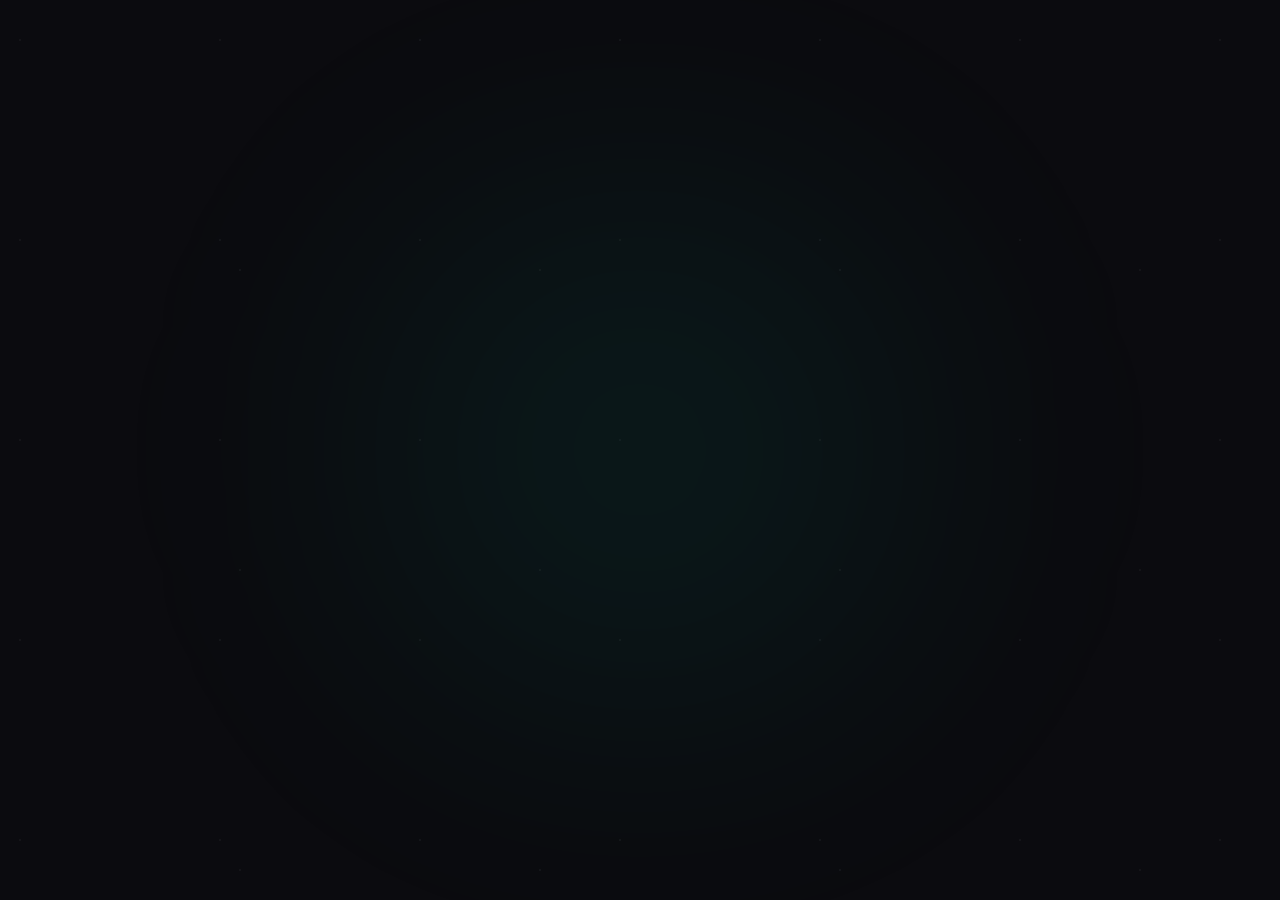
<file: index.html>
<!DOCTYPE html>
<html lang="tr">
<head>
    <meta charset="UTF-8">
    <meta name="viewport" content="width=device-width, initial-scale=1.0">
    <title>Gelişmiş Risk Yönetimi (Hedge) Hesaplayıcı - CapX</title>
    <meta name="description" content="CapX Risk Yönetimi Hesaplayıcı ile çoklu senaryo desteğiyle yatırım dağılımı yaparak potansiyel kâr/zarar durumlarını simüle edin. Gelişmiş finansal risk yönetimi ve arbitraj hesaplama aracı.">
    
    <link rel="preconnect" href="https://fonts.googleapis.com">
    <link rel="preconnect" href="https://fonts.gstatic.com" crossorigin>
    <link href="https://fonts.googleapis.com/css2?family=Inter:wght@400;500;600;700;800&display=swap" rel="stylesheet">
    
    <link rel="stylesheet" href="https://cdnjs.cloudflare.com/ajax/libs/font-awesome/6.4.0/css/all.min.css">
    
    <link rel="stylesheet" href="style.css">
</head>
<body>
    <script>
        // OTURUM KONTROLÜ
        // Eğer 'isAuthenticated' bayrağı 'true' değilse, kullanıcıyı giriş sayfasına yönlendir.
        if (sessionStorage.getItem('isAuthenticated') !== 'true') {
            window.location.href = 'login.html';
        }
    </script>

    <div class="background-glow"></div>
    <div class="background-stars"></div> 

    <div id="help-modal" class="modal-overlay" style="display: none;">
        <div class="modal-content">
            <div class="modal-header">
                <h2>Nasıl Çalışır?</h2>
                <button id="modal-close-btn" class="modal-close">&times;</button>
            </div>
            <div class="modal-body">
                <p>Bu araç, birden fazla olası sonuca yatırım yaparak riski yönetmenize veya garantili kâr fırsatları (arbitraj) aramanıza yardımcı olur.</p>
                
                <h4>Temel Kavramlar</h4>
                <ul>
                    <li><strong>Ana Olasılık:</strong> Yüksek getiri beklediğiniz ancak riskli olan ana yatırımınız.</li>
                    <li><strong>Dengeleyici İşlem (Hedge):</strong> Ana olasılık gerçekleşmezse kaybınızı azaltmak veya kâr elde etmek için yaptığınız karşı yatırım. Birden fazla dengeleyici senaryo ekleyebilirsiniz.</li>
                    <li><strong>ROI (Return on Investment):</strong> Yatırım Getirisi. Harcadığınız toplam paraya göre ne kadar kâr veya zarar ettiğinizi yüzde olarak gösterir.</li>
                </ul>

                <h4>Akıllı Araçlar</h4>
                <p>Bu araçlar, seçtiğiniz bir dengeleyici senaryonun veya tüm dengeleyicilerin yatırım tutarını sizin için otomatik olarak hesaplar.</p>
                <ul>
                    <li><strong>Hedefe Git:</strong> Dengeleyici işlemden ne kadar net kâr istediğinizi girin, gereken yatırım tutarını sizin için hesaplasın.</li>
                    <li><strong>Riski Sıfırla:</strong> Dengeleyici işlem başarılı olursa ana yatırımınızı kurtaracak (ne kâr ne zarar) minimum tutarı hesaplar.</li>
                    <li><strong>Kârı Eşitle:</strong> Ana olasılık ile seçili senaryo arasında kârı eşitler.</li>
                </ul>

                <h4>Bütçe Planlayıcı</h4>
                <p>Toplamda ne kadar harcamak istediğinizi girin. Araç, bu bütçeyi tüm olasılıklara dağıtarak her senaryoda size eşit ve garantili bir kâr sağlayacak yatırım dağılımını önerir.</p>
            </div>
        </div>
    </div>

    <main class="container">
        <header class="site-header reveal fade-in-down">
            <div class="header-top">
                <button id="help-btn" class="header-action-btn"><i class="fas fa-question-circle"></i> Nasıl Çalışır?</button>
                <img src="logo.png" alt="CapX Logosu" class="site-logo">
                <button id="theme-toggle-btn" class="header-action-btn"><i class="fas fa-sun"></i></button>
            </div>
            <h1>Gelişmiş Risk Yönetimi Hesaplayıcı</h1>
            <p class="subtitle">Çoklu senaryoları dengeleyerek riski yönetin ve fırsatları keşfedin.</p>
        </header>

        <div class="calculator-grid">
            <section class="calculator-card reveal fade-in-left">
                <div class="card-header">
                    <h3><i class="fas fa-chart-line card-icon"></i> Ana Olasılık Bilgileri</h3>
                </div>
                <div class="card-content">
                    <div class="input-group">
                        <label for="main-odds">Olasılık Oranı</label>
                        <input type="number" id="main-odds" placeholder="Örn: 3.5" autocomplete="off">
                        <span class="error-message"></span>
                    </div>
                    <div class="input-group">
                        <label for="main-stake">Yatırım Tutarı (₺)</label>
                        <input type="number" id="main-stake" placeholder="Örn: 1000" autocomplete="off">
                        <span class="error-message"></span>
                    </div>
                    <div class="info-display">
                        <span>Potansiyel Getiri:</span>
                        <span id="potential-payout">0.00 ₺</span>
                    </div>
                </div>
            </section>

            <div id="scenarios-container">
            </div>
        </div>
        
        <button id="add-scenario-btn" class="action-btn-full reveal fade-in-up"><i class="fas fa-plus-circle"></i> Yeni Senaryo Ekle</button>

        <section id="smart-tools-card" class="calculator-card reveal fade-in-up">
             <div class="card-header">
                <h3><i class="fas fa-magic-wand-sparkles card-icon"></i> Akıllı Araçlar</h3>
            </div>
            <div class="card-content">
                 <p class="card-description">Aşağıdaki araçlar, hedef senaryonun yatırım tutarını sizin için otomatik olarak doldurur.</p>
                <div class="input-group">
                    <label for="target-scenario-selector">Hedef Senaryo</label>
                    <select id="target-scenario-selector">
                        <option value="all">Tüm Dengeleyiciler</option>
                    </select>
                </div>
                 <div class="input-group">
                    <label for="central-target-profit">Hedef Net Kâr (Hedefe Git için)</label>
                    <input type="number" id="central-target-profit" placeholder="Örn: 500" value="1000">
                </div>
                <div class="smart-tools-container">
                    <div class="smart-tool-row">
                        <p class="tool-description">Belirttiğiniz net kârı garantilemek için gereken tutarı hesaplar.</p>
                        <button id="central-target-btn" class="action-btn"><i class="fas fa-flag-checkered"></i> Hedefe Git</button>
                    </div>
                     <div class="smart-tool-row">
                        <p class="tool-description">Ana yatırımı kurtaracak (başa baş) minimum tutarı hesaplar.</p>
                        <button id="central-breakeven-btn" class="action-btn"><i class="fas fa-equals"></i> Riski Sıfırla</button>
                    </div>
                     <div class="smart-tool-row">
                        <p class="tool-description">Ana olasılık ile seçili senaryo(lar) arasında kârı eşitler.</p>
                        <button id="central-arbitrage-btn" class="action-btn"><i class="fas fa-balance-scale"></i> Kârı Eşitle</button>
                    </div>
                </div>
            </div>
        </section>

        <section class="calculator-card budget-planner-card reveal fade-in-up">
            <div class="card-header">
                <h3><i class="fas fa-calculator card-icon"></i> Bütçe Planlayıcı</h3>
            </div>
            <div class="card-content">
                <p class="card-description">Toplam bütçenizi girin, araç bu bütçeyi tüm oranlara göre her senaryoda eşit kâr sağlayacak şekilde dağıtsın.</p>
                <div class="smart-calc-group">
                    <div class="input-group target-profit-group">
                        <label for="total-budget">Toplam Bütçe</label>
                        <input type="number" id="total-budget" placeholder="Örn: 2000">
                    </div>
                    <button id="distribute-budget-btn" class="action-btn">
                        <i class="fas fa-sitemap"></i> Bütçeyi Dağıt
                    </button>
                </div>
            </div>
        </section>


        <section id="results-section" class="results-card reveal fade-in-up" style="display: none;">
            <div id="summary-info" class="summary-info"></div>
            <div id="results-grid" class="results-grid">
            </div>
            <div class="results-footer">
                <div class="total-spend-info">
                    Toplam Çıktı: <span id="total-spend">0.00 ₺</span>
                </div>
            </div>
            <div id="results-summary-details">
            </div>
        </section>
        
        <footer class="site-footer reveal fade-in-up">
            <div class="footer-content">
                <p><strong>Yasal Uyarı ve Kullanım Koşulları:</strong> Bu web sitesi, yalnızca matematiksel hesaplamalar ve finansal senaryo simülasyonları yapmak için tasarlanmış bir araçtır. Sunulan bilgiler ve hesaplama sonuçları, herhangi bir yatırım, finansal veya yasal tavsiye niteliği taşımaz. Bu aracı kullanarak yapılan işlemlerin ve alınan kararların sonuçları tamamen kullanıcının kendi sorumluluğundadır. Simülasyonlar ve hesaplamalar, gerçek dünya piyasa koşullarını tam olarak yansıtmayabilir. Olası finansal kayıplar da dahil olmak üzere, bu aracın kullanımından kaynaklanabilecek doğrudan veya dolaylı hiçbir zarardan CapX sorumlu tutulamaz. Kullanıcılar, kendi yerel yasa ve yönetmeliklerine uymakla yükümlüdür.</p>
                <p class="developer-credit">Bir <a href="https://CapX.com.tr" target="_blank">CapX</a> Geliştirmesidir.</p>
            </div>
        </footer>
    </main>

    <script src="script.js"></script>
</body>
</html>
</file>
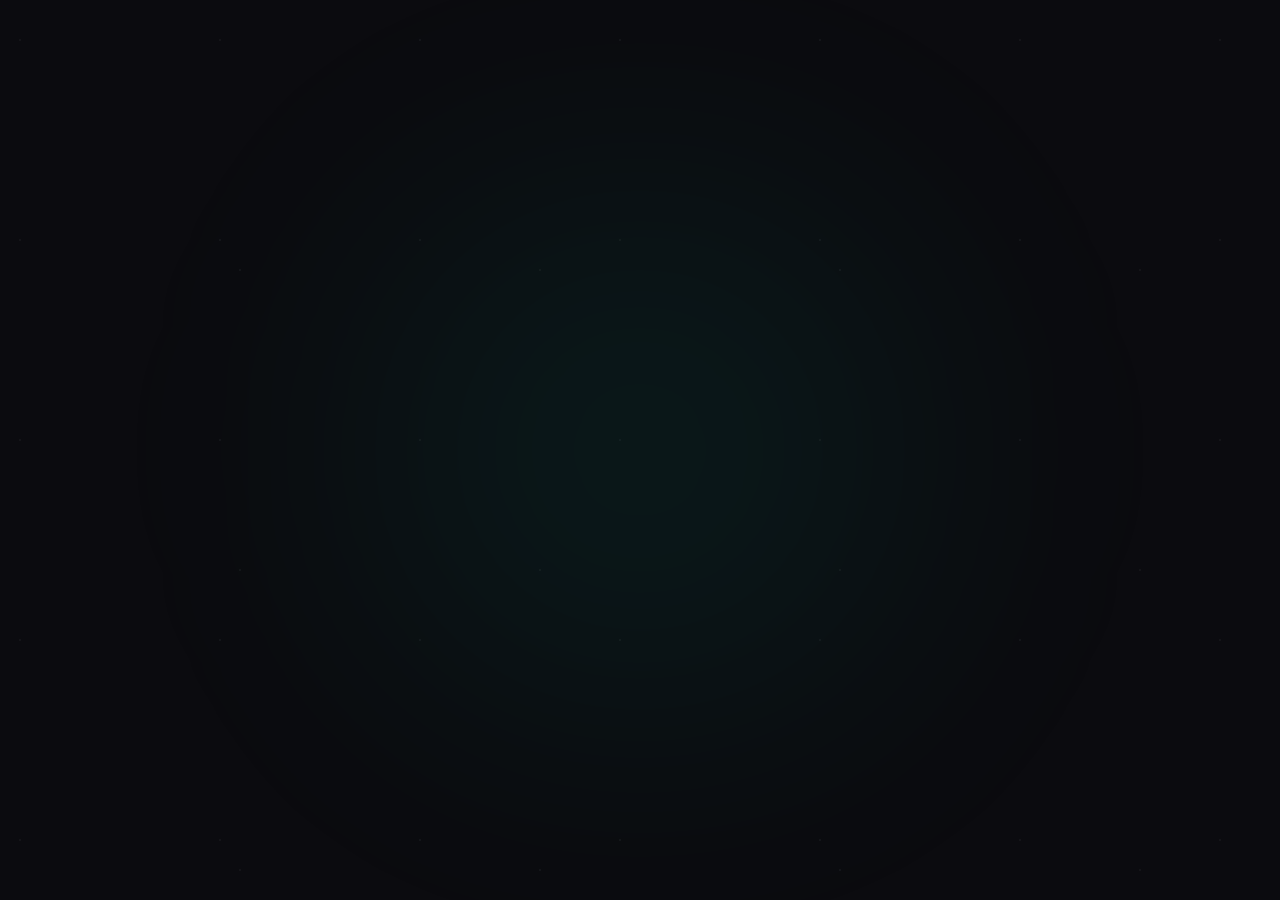
<file: eeskiyedekk/index.html>
<!DOCTYPE html>
<html lang="tr">
<head>
    <meta charset="UTF-8">
    <meta name="viewport" content="width=device-width, initial-scale=1.0">
    <title>Gelişmiş Risk Yönetimi (Hedge) Hesaplayıcı - CapX</title>
    <meta name="description" content="CapX Risk Yönetimi Hesaplayıcı ile çoklu senaryo desteğiyle yatırım dağılımı yaparak potansiyel kâr/zarar durumlarını simüle edin. Gelişmiş finansal risk yönetimi ve arbitraj hesaplama aracı.">
    
    <link rel="preconnect" href="https://fonts.googleapis.com">
    <link rel="preconnect" href="https://fonts.gstatic.com" crossorigin>
    <link href="https://fonts.googleapis.com/css2?family=Inter:wght@400;500;600;700;800&display=swap" rel="stylesheet">
    
    <link rel="stylesheet" href="https://cdnjs.cloudflare.com/ajax/libs/font-awesome/6.4.0/css/all.min.css">
    
    <link rel="stylesheet" href="style.css">
</head>
<body>

<!DOCTYPE html>
<html lang="tr">
<head>
    </head>
<body>
    <script>
        // OTURUM KONTROLÜ
        // Eğer 'isAuthenticated' bayrağı 'true' değilse, kullanıcıyı giriş sayfasına yönlendir.
        if (sessionStorage.getItem('isAuthenticated') !== 'true') {
            window.location.href = 'login.html';
        }
    </script>

    <div class="background-glow"></div>
    </body>
</html>

    <div class="background-glow"></div>
    <div class="background-stars"></div> 

    <div id="help-modal" class="modal-overlay" style="display: none;">
        <div class="modal-content">
            <div class="modal-header">
                <h2>Nasıl Çalışır?</h2>
                <button id="modal-close-btn" class="modal-close">&times;</button>
            </div>
            <div class="modal-body">
                <p>Bu araç, birden fazla olası sonuca yatırım yaparak riski yönetmenize veya garantili kâr fırsatları (arbitraj) aramanıza yardımcı olur.</p>
                
                <h4>Temel Kavramlar</h4>
                <ul>
                    <li><strong>Ana Olasılık:</strong> Yüksek getiri beklediğiniz ancak riskli olan ana yatırımınız.</li>
                    <li><strong>Dengeleyici İşlem (Hedge):</strong> Ana olasılık gerçekleşmezse kaybınızı azaltmak veya kâr elde etmek için yaptığınız karşı yatırım. Birden fazla dengeleyici senaryo ekleyebilirsiniz.</li>
                    <li><strong>ROI (Return on Investment):</strong> Yatırım Getirisi. Harcadığınız toplam paraya göre ne kadar kâr veya zarar ettiğinizi yüzde olarak gösterir.</li>
                </ul>

                <h4>Akıllı Araçlar</h4>
                <p>Bu araçlar, seçtiğiniz bir dengeleyici senaryonun veya tüm dengeleyicilerin yatırım tutarını sizin için otomatik olarak hesaplar.</p>
                <ul>
                    <li><strong>Hedefe Git:</strong> Dengeleyici işlemden ne kadar net kâr istediğinizi girin, gereken yatırım tutarını sizin için hesaplasın.</li>
                    <li><strong>Riski Sıfırla:</strong> Dengeleyici işlem başarılı olursa ana yatırımınızı kurtaracak (ne kâr ne zarar) minimum tutarı hesaplar.</li>
                    <li><strong>Kârı Eşitle:</strong> Ana olasılık ile seçili senaryo arasında kârı eşitler.</li>
                </ul>

                <h4>Bütçe Planlayıcı</h4>
                <p>Toplamda ne kadar harcamak istediğinizi girin. Araç, bu bütçeyi tüm olasılıklara dağıtarak her senaryoda size eşit ve garantili bir kâr sağlayacak yatırım dağılımını önerir.</p>
            </div>
        </div>
    </div>

    <main class="container">
        <header class="site-header reveal fade-in-down">
            <div class="header-top">
                <button id="help-btn" class="header-action-btn"><i class="fas fa-question-circle"></i> Nasıl Çalışır?</button>
                <img src="logo.png" alt="CapX Logosu" class="site-logo">
                <button id="theme-toggle-btn" class="header-action-btn"><i class="fas fa-sun"></i></button>
            </div>
            <h1>Gelişmiş Risk Yönetimi Hesaplayıcı</h1>
            <p class="subtitle">Çoklu senaryoları dengeleyerek riski yönetin ve fırsatları keşfedin.</p>
        </header>

        <div class="calculator-grid">
            <section class="calculator-card reveal fade-in-left">
                <div class="card-header">
                    <h3><i class="fas fa-chart-line card-icon"></i> Ana Olasılık Bilgileri</h3>
                </div>
                <div class="card-content">
                    <div class="input-group">
                        <label for="main-odds">Olasılık Oranı</label>
                        <input type="number" id="main-odds" placeholder="Örn: 3.5" autocomplete="off">
                        <span class="error-message"></span>
                    </div>
                    <div class="input-group">
                        <label for="main-stake">Yatırım Tutarı (₺)</label>
                        <input type="number" id="main-stake" placeholder="Örn: 1000" autocomplete="off">
                        <span class="error-message"></span>
                    </div>
                    <div class="info-display">
                        <span>Potansiyel Getiri:</span>
                        <span id="potential-payout">0.00 ₺</span>
                    </div>
                </div>
            </section>

            <div id="scenarios-container">
                </div>
        </div>
        
        <button id="add-scenario-btn" class="action-btn-full reveal fade-in-up"><i class="fas fa-plus-circle"></i> Yeni Senaryo Ekle</button>

        <section id="smart-tools-card" class="calculator-card reveal fade-in-up">
             <div class="card-header">
                <h3><i class="fas fa-magic-wand-sparkles card-icon"></i> Akıllı Araçlar</h3>
            </div>
            <div class="card-content">
                 <p class="card-description">Aşağıdaki araçlar, hedef senaryonun yatırım tutarını sizin için otomatik olarak doldurur.</p>
                <div class="input-group">
                    <label for="target-scenario-selector">Hedef Senaryo</label>
                    <select id="target-scenario-selector">
                        <option value="all">Tüm Dengeleyiciler</option>
                        </select>
                </div>
                 <div class="input-group">
                    <label for="central-target-profit">Hedef Net Kâr (Hedefe Git için)</label>
                    <input type="number" id="central-target-profit" placeholder="Örn: 500" value="1000">
                </div>
                <div class="smart-tools-container">
                    <div class="smart-tool-row">
                        <p class="tool-description">Belirttiğiniz net kârı garantilemek için gereken tutarı hesaplar.</p>
                        <button id="central-target-btn" class="action-btn"><i class="fas fa-flag-checkered"></i> Hedefe Git</button>
                    </div>
                     <div class="smart-tool-row">
                        <p class="tool-description">Ana yatırımı kurtaracak (başa baş) minimum tutarı hesaplar.</p>
                        <button id="central-breakeven-btn" class="action-btn"><i class="fas fa-equals"></i> Riski Sıfırla</button>
                    </div>
                     <div class="smart-tool-row">
                        <p class="tool-description">Ana olasılık ile seçili senaryo(lar) arasında kârı eşitler.</p>
                        <button id="central-arbitrage-btn" class="action-btn"><i class="fas fa-balance-scale"></i> Kârı Eşitle</button>
                    </div>
                </div>
            </div>
        </section>

        <section class="calculator-card budget-planner-card reveal fade-in-up">
            <div class="card-header">
                <h3><i class="fas fa-calculator card-icon"></i> Bütçe Planlayıcı</h3>
            </div>
            <div class="card-content">
                <p class="card-description">Toplam bütçenizi girin, araç bu bütçeyi tüm oranlara göre her senaryoda eşit kâr sağlayacak şekilde dağıtsın.</p>
                <div class="smart-calc-group">
                    <div class="input-group target-profit-group">
                        <label for="total-budget">Toplam Bütçe</label>
                        <input type="number" id="total-budget" placeholder="Örn: 2000">
                    </div>
                    <button id="distribute-budget-btn" class="action-btn">
                        <i class="fas fa-sitemap"></i> Bütçeyi Dağıt
                    </button>
                </div>
            </div>
        </section>


        <section id="results-section" class="results-card reveal fade-in-up" style="display: none;">
            <div id="summary-info" class="summary-info"></div>
            <div id="results-grid" class="results-grid">
                </div>
            <div class="results-footer">
                <div class="total-spend-info">
                    Toplam Çıktı: <span id="total-spend">0.00 ₺</span>
                </div>
            </div>
            <div id="results-summary-details">
                </div>
        </section>
        
        <footer class="site-footer reveal fade-in-up">
            <div class="footer-content">
                <p><strong>Yasal Uyarı ve Kullanım Koşulları:</strong> Bu web sitesi, yalnızca matematiksel hesaplamalar ve finansal senaryo simülasyonları yapmak için tasarlanmış bir araçtır. Sunulan bilgiler ve hesaplama sonuçları, herhangi bir yatırım, finansal veya yasal tavsiye niteliği taşımaz. Bu aracı kullanarak yapılan işlemlerin ve alınan kararların sonuçları tamamen kullanıcının kendi sorumluluğundadır. Simülasyonlar ve hesaplamalar, gerçek dünya piyasa koşullarını tam olarak yansıtmayabilir. Olası finansal kayıplar da dahil olmak üzere, bu aracın kullanımından kaynaklanabilecek doğrudan veya dolaylı hiçbir zarardan CapX sorumlu tutulamaz. Kullanıcılar, kendi yerel yasa ve yönetmeliklerine uymakla yükümlüdür.</p>
                <p class="developer-credit">Bir <a href="https://CapX.com.tr" target="_blank">CapX</a> Geliştirmesidir.</p>
            </div>
        </footer>
    </main>

    <script src="script.js"></script>
</body>
</html>
</file>
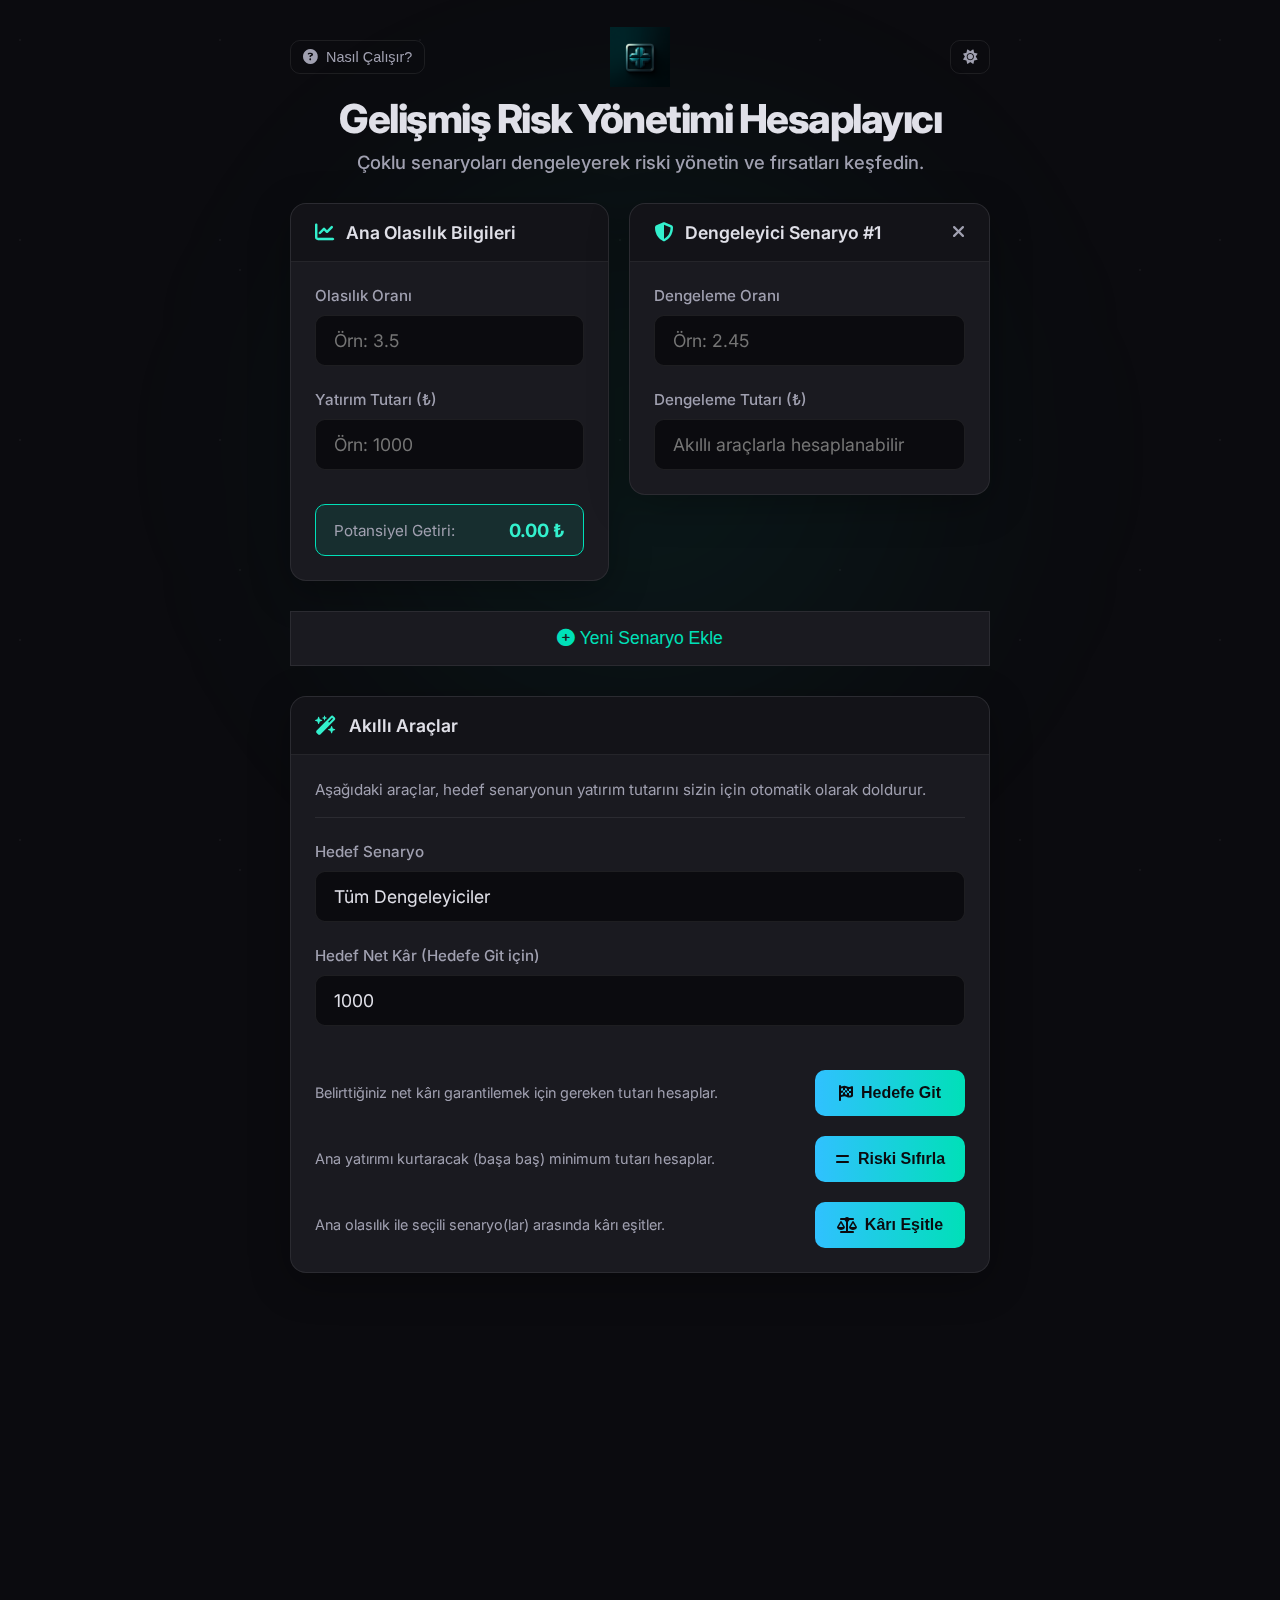
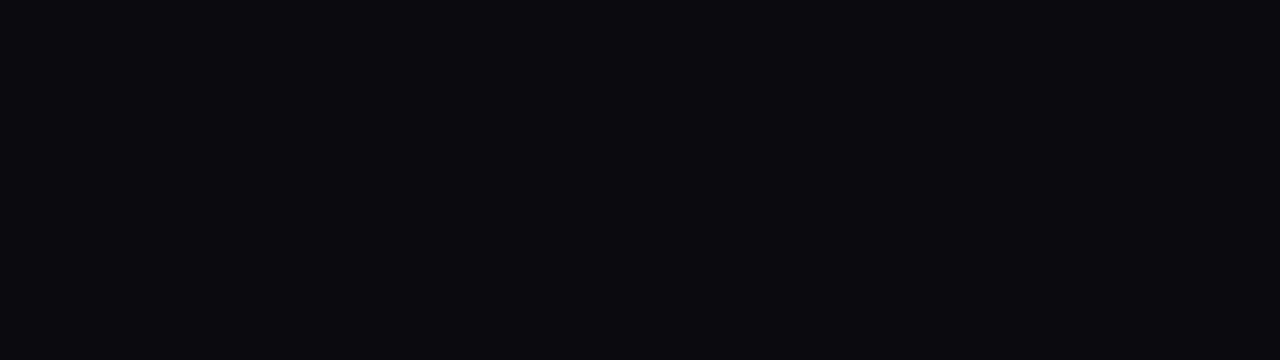
<file: gelismis/index.html>
<!DOCTYPE html>
<html lang="tr">
<head>
    <meta charset="UTF-8">
    <meta name="viewport" content="width=device-width, initial-scale=1.0">
    <title>Gelişmiş Risk Yönetimi (Hedge) Hesaplayıcı - CapX</title>
    <meta name="description" content="CapX Risk Yönetimi Hesaplayıcı ile çoklu senaryo desteğiyle yatırım dağılımı yaparak potansiyel kâr/zarar durumlarını simüle edin. Gelişmiş finansal risk yönetimi ve arbitraj hesaplama aracı.">
    
    <link rel="preconnect" href="https://fonts.googleapis.com">
    <link rel="preconnect" href="https://fonts.gstatic.com" crossorigin>
    <link href="https://fonts.googleapis.com/css2?family=Inter:wght@400;500;600;700;800&display=swap" rel="stylesheet">
    
    <link rel="stylesheet" href="https://cdnjs.cloudflare.com/ajax/libs/font-awesome/6.4.0/css/all.min.css">
    
    <link rel="stylesheet" href="style.css">
</head>
<body>

    <div class="background-glow"></div>
    <div class="background-stars"></div> 

    <div id="help-modal" class="modal-overlay" style="display: none;">
        <div class="modal-content">
            <div class="modal-header">
                <h2>Nasıl Çalışır?</h2>
                <button id="modal-close-btn" class="modal-close">&times;</button>
            </div>
            <div class="modal-body">
                <p>Bu araç, birden fazla olası sonuca yatırım yaparak riski yönetmenize veya garantili kâr fırsatları (arbitraj) aramanıza yardımcı olur.</p>
                
                <h4>Temel Kavramlar</h4>
                <ul>
                    <li><strong>Ana Olasılık:</strong> Yüksek getiri beklediğiniz ancak riskli olan ana yatırımınız.</li>
                    <li><strong>Dengeleyici İşlem (Hedge):</strong> Ana olasılık gerçekleşmezse kaybınızı azaltmak veya kâr elde etmek için yaptığınız karşı yatırım. Birden fazla dengeleyici senaryo ekleyebilirsiniz.</li>
                    <li><strong>ROI (Return on Investment):</strong> Yatırım Getirisi. Harcadığınız toplam paraya göre ne kadar kâr veya zarar ettiğinizi yüzde olarak gösterir.</li>
                </ul>

                <h4>Akıllı Araçlar</h4>
                <p>Bu araçlar, seçtiğiniz bir dengeleyici senaryonun veya tüm dengeleyicilerin yatırım tutarını sizin için otomatik olarak hesaplar.</p>
                <ul>
                    <li><strong>Hedefe Git:</strong> Dengeleyici işlemden ne kadar net kâr istediğinizi girin, gereken yatırım tutarını sizin için hesaplasın.</li>
                    <li><strong>Riski Sıfırla:</strong> Dengeleyici işlem başarılı olursa ana yatırımınızı kurtaracak (ne kâr ne zarar) minimum tutarı hesaplar.</li>
                    <li><strong>Kârı Eşitle:</strong> Ana olasılık ile seçili senaryo arasında kârı eşitler.</li>
                </ul>

                <h4>Bütçe Planlayıcı</h4>
                <p>Toplamda ne kadar harcamak istediğinizi girin. Araç, bu bütçeyi tüm olasılıklara dağıtarak her senaryoda size eşit ve garantili bir kâr sağlayacak yatırım dağılımını önerir.</p>
            </div>
        </div>
    </div>

    <main class="container">
        <header class="site-header reveal fade-in-down">
            <div class="header-top">
                <button id="help-btn" class="header-action-btn"><i class="fas fa-question-circle"></i> Nasıl Çalışır?</button>
                <img src="logo.png" alt="CapX Logosu" class="site-logo">
                <button id="theme-toggle-btn" class="header-action-btn"><i class="fas fa-sun"></i></button>
            </div>
            <h1>Gelişmiş Risk Yönetimi Hesaplayıcı</h1>
            <p class="subtitle">Çoklu senaryoları dengeleyerek riski yönetin ve fırsatları keşfedin.</p>
        </header>

        <div class="calculator-grid">
            <section class="calculator-card reveal fade-in-left">
                <div class="card-header">
                    <h3><i class="fas fa-chart-line card-icon"></i> Ana Olasılık Bilgileri</h3>
                </div>
                <div class="card-content">
                    <div class="input-group">
                        <label for="main-odds">Olasılık Oranı</label>
                        <input type="number" id="main-odds" placeholder="Örn: 3.5" autocomplete="off">
                        <span class="error-message"></span>
                    </div>
                    <div class="input-group">
                        <label for="main-stake">Yatırım Tutarı (₺)</label>
                        <input type="number" id="main-stake" placeholder="Örn: 1000" autocomplete="off">
                        <span class="error-message"></span>
                    </div>
                    <div class="info-display">
                        <span>Potansiyel Getiri:</span>
                        <span id="potential-payout">0.00 ₺</span>
                    </div>
                </div>
            </section>

            <div id="scenarios-container">
                </div>
        </div>
        
        <button id="add-scenario-btn" class="action-btn-full reveal fade-in-up"><i class="fas fa-plus-circle"></i> Yeni Senaryo Ekle</button>

        <section id="smart-tools-card" class="calculator-card reveal fade-in-up">
             <div class="card-header">
                <h3><i class="fas fa-magic-wand-sparkles card-icon"></i> Akıllı Araçlar</h3>
            </div>
            <div class="card-content">
                 <p class="card-description">Aşağıdaki araçlar, hedef senaryonun yatırım tutarını sizin için otomatik olarak doldurur.</p>
                <div class="input-group">
                    <label for="target-scenario-selector">Hedef Senaryo</label>
                    <select id="target-scenario-selector">
                        <option value="all">Tüm Dengeleyiciler</option>
                        </select>
                </div>
                 <div class="input-group">
                    <label for="central-target-profit">Hedef Net Kâr (Hedefe Git için)</label>
                    <input type="number" id="central-target-profit" placeholder="Örn: 500" value="1000">
                </div>
                <div class="smart-tools-container">
                    <div class="smart-tool-row">
                        <p class="tool-description">Belirttiğiniz net kârı garantilemek için gereken tutarı hesaplar.</p>
                        <button id="central-target-btn" class="action-btn"><i class="fas fa-flag-checkered"></i> Hedefe Git</button>
                    </div>
                     <div class="smart-tool-row">
                        <p class="tool-description">Ana yatırımı kurtaracak (başa baş) minimum tutarı hesaplar.</p>
                        <button id="central-breakeven-btn" class="action-btn"><i class="fas fa-equals"></i> Riski Sıfırla</button>
                    </div>
                     <div class="smart-tool-row">
                        <p class="tool-description">Ana olasılık ile seçili senaryo(lar) arasında kârı eşitler.</p>
                        <button id="central-arbitrage-btn" class="action-btn"><i class="fas fa-balance-scale"></i> Kârı Eşitle</button>
                    </div>
                </div>
            </div>
        </section>

        <section class="calculator-card budget-planner-card reveal fade-in-up">
            <div class="card-header">
                <h3><i class="fas fa-calculator card-icon"></i> Bütçe Planlayıcı</h3>
            </div>
            <div class="card-content">
                <p class="card-description">Toplam bütçenizi girin, araç bu bütçeyi tüm oranlara göre her senaryoda eşit kâr sağlayacak şekilde dağıtsın.</p>
                <div class="smart-calc-group">
                    <div class="input-group target-profit-group">
                        <label for="total-budget">Toplam Bütçe</label>
                        <input type="number" id="total-budget" placeholder="Örn: 2000">
                    </div>
                    <button id="distribute-budget-btn" class="action-btn">
                        <i class="fas fa-sitemap"></i> Bütçeyi Dağıt
                    </button>
                </div>
            </div>
        </section>


        <section id="results-section" class="results-card reveal fade-in-up" style="display: none;">
            <div id="summary-info" class="summary-info"></div>
            <div id="results-grid" class="results-grid">
                </div>
            <div class="results-footer">
                <div class="total-spend-info">
                    Toplam Çıktı: <span id="total-spend">0.00 ₺</span>
                </div>
            </div>
            <div id="results-summary-details">
                </div>
        </section>
        
        <footer class="site-footer reveal fade-in-up">
            <div class="footer-content">
                <p><strong>Yasal Uyarı ve Kullanım Koşulları:</strong> Bu web sitesi, yalnızca matematiksel hesaplamalar ve finansal senaryo simülasyonları yapmak için tasarlanmış bir araçtır. Sunulan bilgiler ve hesaplama sonuçları, herhangi bir yatırım, finansal veya yasal tavsiye niteliği taşımaz. Bu aracı kullanarak yapılan işlemlerin ve alınan kararların sonuçları tamamen kullanıcının kendi sorumluluğundadır. Simülasyonlar ve hesaplamalar, gerçek dünya piyasa koşullarını tam olarak yansıtmayabilir. Olası finansal kayıplar da dahil olmak üzere, bu aracın kullanımından kaynaklanabilecek doğrudan veya dolaylı hiçbir zarardan CapX sorumlu tutulamaz. Kullanıcılar, kendi yerel yasa ve yönetmeliklerine uymakla yükümlüdür.</p>
                <p class="developer-credit">Bir <a href="https://CapX.com.tr" target="_blank">CapX</a> Geliştirmesidir.</p>
            </div>
        </footer>
    </main>

    <script src="script.js"></script>
</body>
</html>
</file>
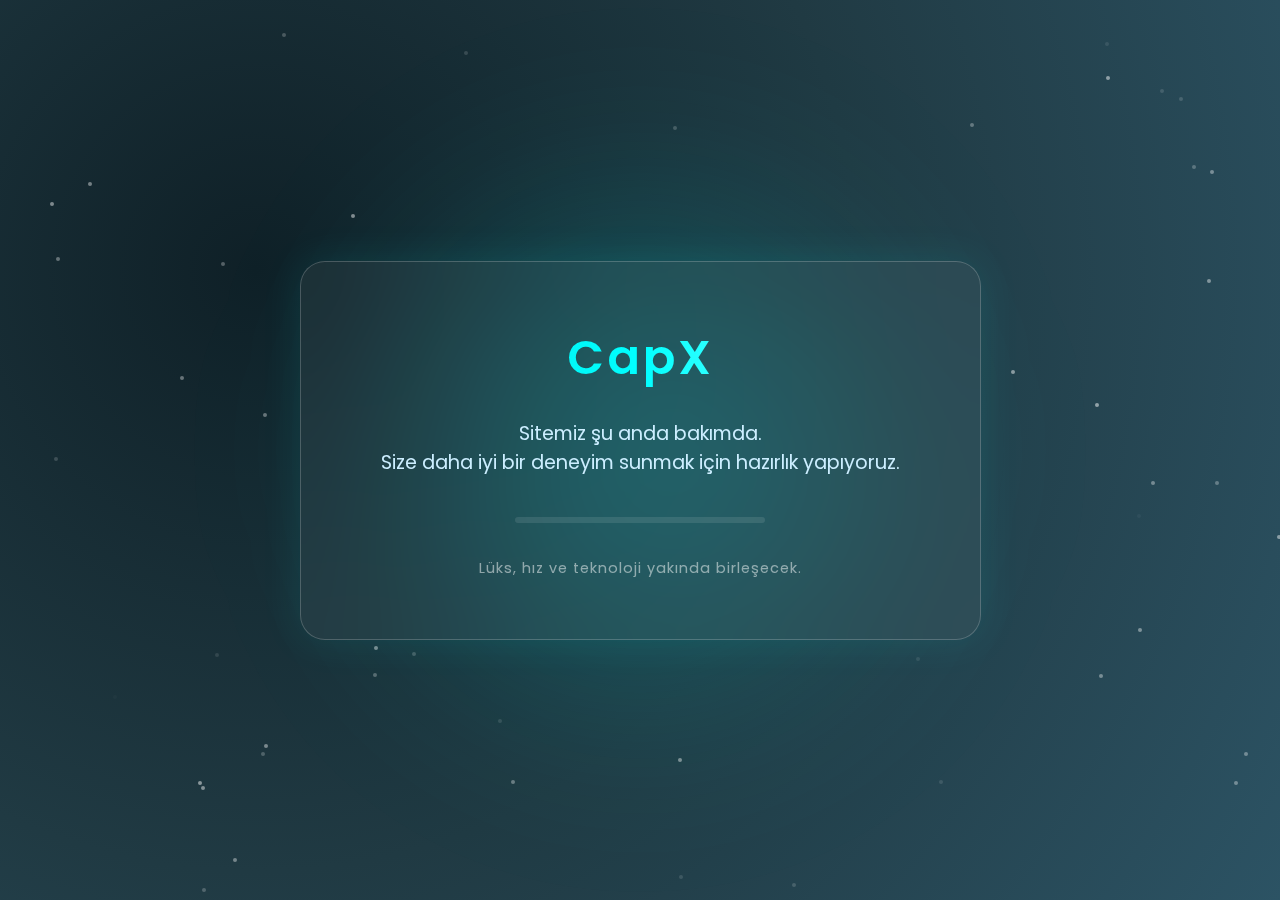
<file: bakim.html>
<!DOCTYPE html>
<html lang="tr">
<head>
  <meta charset="UTF-8" />
  <meta name="viewport" content="width=device-width, initial-scale=1.0" />
  <title>CapX | Bakım Çalışması</title>

  <style>
    @import url('https://fonts.googleapis.com/css2?family=Poppins:wght@300;400;600&display=swap');
    * {
      margin: 0; padding: 0; box-sizing: border-box;
      font-family: 'Poppins', sans-serif;
    }

    body {
      height: 100vh;
      background: radial-gradient(circle at 20% 30%, #0f2027, #203a43, #2c5364);
      overflow: hidden;
      color: #fff;
      display: flex;
      justify-content: center;
      align-items: center;
      position: relative;
    }

    /* Işıklı partiküller */
    .particles {
      position: absolute;
      width: 100%;
      height: 100%;
      overflow: hidden;
      top: 0; left: 0;
      z-index: 1;
    }
    .particle {
      position: absolute;
      width: 4px; height: 4px;
      background: rgba(255,255,255,0.5);
      border-radius: 50%;
      animation: float 10s infinite ease-in-out;
    }

    @keyframes float {
      0% { transform: translateY(0) scale(1); opacity: 1; }
      50% { transform: translateY(-100vh) scale(0.8); opacity: 0.5; }
      100% { transform: translateY(0) scale(1); opacity: 1; }
    }

    /* Cam kutu */
    .glass-box {
      backdrop-filter: blur(25px);
      background: rgba(255, 255, 255, 0.05);
      border: 1px solid rgba(255, 255, 255, 0.2);
      border-radius: 25px;
      padding: 60px 80px;
      text-align: center;
      z-index: 2;
      box-shadow: 0 0 40px rgba(0, 255, 255, 0.1);
      animation: glow 4s infinite alternate;
    }

    @keyframes glow {
      0% { box-shadow: 0 0 20px rgba(0,255,255,0.1); }
      100% { box-shadow: 0 0 60px rgba(0,255,255,0.3); }
    }

    .logo {
      font-size: 3rem;
      font-weight: 600;
      background: linear-gradient(90deg, #00e6e6, #00ffff, #9effff);
      -webkit-background-clip: text;
      -webkit-text-fill-color: transparent;
      letter-spacing: 3px;
      animation: pulse 3s infinite;
    }

    @keyframes pulse {
      0%,100% { opacity: 0.9; transform: scale(1); }
      50% { opacity: 1; transform: scale(1.05); }
    }

    .message {
      margin-top: 25px;
      font-size: 1.2rem;
      color: #cceeff;
    }

    .progress-bar {
      margin-top: 40px;
      width: 250px;
      height: 6px;
      border-radius: 10px;
      background: rgba(255,255,255,0.1);
      overflow: hidden;
      position: relative;
      margin-left: auto; margin-right: auto;
    }

    .progress {
      position: absolute;
      height: 100%;
      width: 0%;
      background: linear-gradient(90deg, #00ffff, #9effff);
      animation: loading 6s ease-in-out infinite;
    }

    @keyframes loading {
      0% { width: 0%; left: 0; }
      50% { width: 100%; left: 0; }
      100% { width: 0%; left: 100%; }
    }

    .footer {
      margin-top: 35px;
      font-size: 0.9rem;
      color: rgba(255,255,255,0.5);
      letter-spacing: 1px;
    }

    /* Parlayan dairesel arka plan efekti */
    .halo {
      position: absolute;
      width: 700px;
      height: 700px;
      background: radial-gradient(circle, rgba(0,255,255,0.25), transparent 70%);
      border-radius: 50%;
      z-index: 0;
      filter: blur(80px);
      animation: rotate 25s linear infinite;
    }

    @keyframes rotate {
      from { transform: rotate(0deg); }
      to { transform: rotate(360deg); }
    }

  </style>
</head>
<body>
  <div class="halo"></div>
  <div class="particles"></div>

  <div class="glass-box">
    <div class="logo">CapX</div>
    <div class="message">Sitemiz şu anda bakımda.<br> Size daha iyi bir deneyim sunmak için hazırlık yapıyoruz.</div>
    <div class="progress-bar"><div class="progress"></div></div>
    <div class="footer">Lüks, hız ve teknoloji yakında birleşecek.</div>
  </div>

  <script>
    // Dinamik partikül oluşturucu
    const container = document.querySelector('.particles');
    for(let i=0;i<60;i++){
      const p = document.createElement('div');
      p.classList.add('particle');
      p.style.left = Math.random()*100 + '%';
      p.style.top = Math.random()*100 + '%';
      p.style.animationDuration = (5 + Math.random()*10) + 's';
      p.style.opacity = Math.random();
      container.appendChild(p);
    }
  </script>
</body>
</html>
</file>
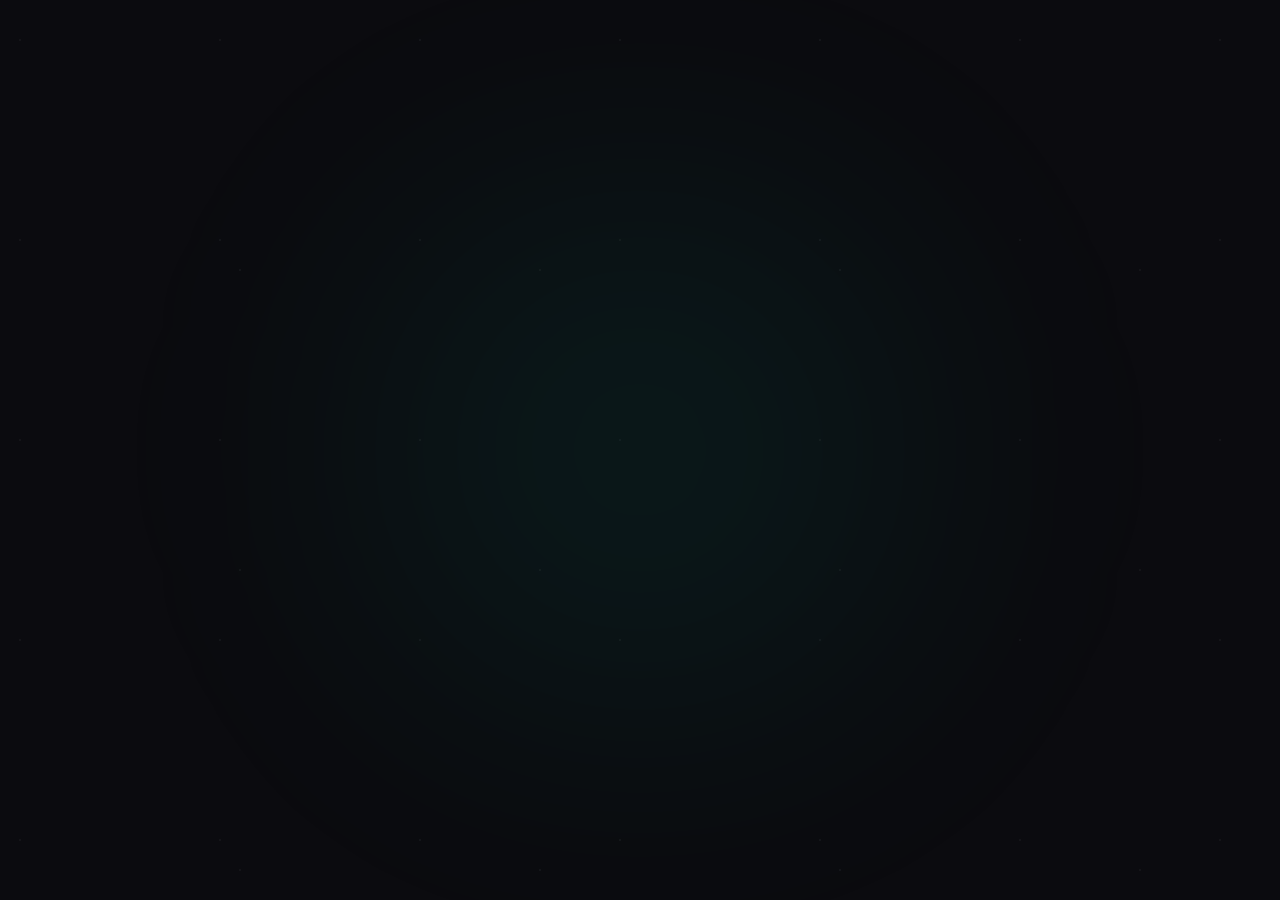
<file: calculator.html>
<!DOCTYPE html>
<html lang="tr">
<head>
    <meta charset="UTF-8">
    <meta name="viewport" content="width=device-width, initial-scale=1.0">
    <title>Gelişmiş Risk Yönetimi (Hedge) Hesaplayıcı - CapX</title>
    <meta name="description" content="CapX Risk Yönetimi Hesaplayıcı ile çoklu senaryo desteğiyle yatırım dağılımı yaparak potansiyel kâr/zarar durumlarını simüle edin. Gelişmiş finansal risk yönetimi ve arbitraj hesaplama aracı.">
    
    <link rel="preconnect" href="https://fonts.googleapis.com">
    <link rel="preconnect" href="https://fonts.gstatic.com" crossorigin>
    <link href="https://fonts.googleapis.com/css2?family=Inter:wght@400;500;600;700;800&display=swap" rel="stylesheet">
    
    <link rel="stylesheet" href="https://cdnjs.cloudflare.com/ajax/libs/font-awesome/6.4.0/css/all.min.css">
    
    <link rel="stylesheet" href="style.css">
</head>
<body>
    <script>
        // OTURUM KONTROLÜ
        // Eğer 'isAuthenticated' bayrağı 'true' değilse, kullanıcıyı giriş sayfasına yönlendir.
        if (sessionStorage.getItem('isAuthenticated') !== 'true') {
            window.location.href = 'login.html';
        }
    </script>

    <div class="background-glow"></div>
    <div class="background-stars"></div> 

    <div id="help-modal" class="modal-overlay" style="display: none;">
        <div class="modal-content">
            <div class="modal-header">
                <h2>Nasıl Çalışır?</h2>
                <button id="modal-close-btn" class="modal-close">&times;</button>
            </div>
            <div class="modal-body">
                <p>Bu araç, birden fazla olası sonuca yatırım yaparak riski yönetmenize veya garantili kâr fırsatları (arbitraj) aramanıza yardımcı olur.</p>
                
                <h4>Temel Kavramlar</h4>
                <ul>
                    <li><strong>Ana Olasılık:</strong> Yüksek getiri beklediğiniz ancak riskli olan ana yatırımınız.</li>
                    <li><strong>Dengeleyici İşlem (Hedge):</strong> Ana olasılık gerçekleşmezse kaybınızı azaltmak veya kâr elde etmek için yaptığınız karşı yatırım. Birden fazla dengeleyici senaryo ekleyebilirsiniz.</li>
                    <li><strong>ROI (Return on Investment):</strong> Yatırım Getirisi. Harcadığınız toplam paraya göre ne kadar kâr veya zarar ettiğinizi yüzde olarak gösterir.</li>
                </ul>

                <h4>Akıllı Araçlar</h4>
                <p>Bu araçlar, seçtiğiniz bir dengeleyici senaryonun veya tüm dengeleyicilerin yatırım tutarını sizin için otomatik olarak hesaplar.</p>
                <ul>
                    <li><strong>Hedefe Git:</strong> Dengeleyici işlemden ne kadar net kâr istediğinizi girin, gereken yatırım tutarını sizin için hesaplasın.</li>
                    <li><strong>Riski Sıfırla:</strong> Dengeleyici işlem başarılı olursa ana yatırımınızı kurtaracak (ne kâr ne zarar) minimum tutarı hesaplar.</li>
                    <li><strong>Kârı Eşitle:</strong> Ana olasılık ile seçili senaryo arasında kârı eşitler.</li>
                </ul>

                <h4>Bütçe Planlayıcı</h4>
                <p>Toplamda ne kadar harcamak istediğinizi girin. Araç, bu bütçeyi tüm olasılıklara dağıtarak her senaryoda size eşit ve garantili bir kâr sağlayacak yatırım dağılımını önerir.</p>
            </div>
        </div>
    </div>

    <main class="container">
        <header class="site-header reveal fade-in-down">
            <div class="header-top">
                <button id="help-btn" class="header-action-btn"><i class="fas fa-question-circle"></i> Nasıl Çalışır?</button>
                <img src="logo.png" alt="CapX Logosu" class="site-logo">
                <button id="theme-toggle-btn" class="header-action-btn"><i class="fas fa-sun"></i></button>
            </div>
            <h1>Gelişmiş Risk Yönetimi Hesaplayıcı</h1>
            <p class="subtitle">Çoklu senaryoları dengeleyerek riski yönetin ve fırsatları keşfedin.</p>
        </header>

        <div class="calculator-grid">
            <section class="calculator-card reveal fade-in-left">
                <div class="card-header">
                    <h3><i class="fas fa-chart-line card-icon"></i> Ana Olasılık Bilgileri</h3>
                </div>
                <div class="card-content">
                    <div class="input-group">
                        <label for="main-odds">Olasılık Oranı</label>
                        <input type="number" id="main-odds" placeholder="Örn: 3.5" autocomplete="off">
                        <span class="error-message"></span>
                    </div>
                    <div class="input-group">
                        <label for="main-stake">Yatırım Tutarı (₺)</label>
                        <input type="number" id="main-stake" placeholder="Örn: 1000" autocomplete="off">
                        <span class="error-message"></span>
                    </div>
                    <div class="info-display">
                        <span>Potansiyel Getiri:</span>
                        <span id="potential-payout">0.00 ₺</span>
                    </div>
                </div>
            </section>

            <div id="scenarios-container">
            </div>
        </div>
        
        <button id="add-scenario-btn" class="action-btn-full reveal fade-in-up"><i class="fas fa-plus-circle"></i> Yeni Senaryo Ekle</button>

        <section id="smart-tools-card" class="calculator-card reveal fade-in-up">
             <div class="card-header">
                <h3><i class="fas fa-magic-wand-sparkles card-icon"></i> Akıllı Araçlar</h3>
            </div>
            <div class="card-content">
                 <p class="card-description">Aşağıdaki araçlar, hedef senaryonun yatırım tutarını sizin için otomatik olarak doldurur.</p>
                <div class="input-group">
                    <label for="target-scenario-selector">Hedef Senaryo</label>
                    <select id="target-scenario-selector">
                        <option value="all">Tüm Dengeleyiciler</option>
                    </select>
                </div>
                 <div class="input-group">
                    <label for="central-target-profit">Hedef Net Kâr (Hedefe Git için)</label>
                    <input type="number" id="central-target-profit" placeholder="Örn: 500" value="1000">
                </div>
                <div class="smart-tools-container">
                    <div class="smart-tool-row">
                        <p class="tool-description">Belirttiğiniz net kârı garantilemek için gereken tutarı hesaplar.</p>
                        <button id="central-target-btn" class="action-btn"><i class="fas fa-flag-checkered"></i> Hedefe Git</button>
                    </div>
                     <div class="smart-tool-row">
                        <p class="tool-description">Ana yatırımı kurtaracak (başa baş) minimum tutarı hesaplar.</p>
                        <button id="central-breakeven-btn" class="action-btn"><i class="fas fa-equals"></i> Riski Sıfırla</button>
                    </div>
                     <div class="smart-tool-row">
                        <p class="tool-description">Ana olasılık ile seçili senaryo(lar) arasında kârı eşitler.</p>
                        <button id="central-arbitrage-btn" class="action-btn"><i class="fas fa-balance-scale"></i> Kârı Eşitle</button>
                    </div>
                </div>
            </div>
        </section>

        <section class="calculator-card budget-planner-card reveal fade-in-up">
            <div class="card-header">
                <h3><i class="fas fa-calculator card-icon"></i> Bütçe Planlayıcı</h3>
            </div>
            <div class="card-content">
                <p class="card-description">Toplam bütçenizi girin, araç bu bütçeyi tüm oranlara göre her senaryoda eşit kâr sağlayacak şekilde dağıtsın.</p>
                <div class="smart-calc-group">
                    <div class="input-group target-profit-group">
                        <label for="total-budget">Toplam Bütçe</label>
                        <input type="number" id="total-budget" placeholder="Örn: 2000">
                    </div>
                    <button id="distribute-budget-btn" class="action-btn">
                        <i class="fas fa-sitemap"></i> Bütçeyi Dağıt
                    </button>
                </div>
            </div>
        </section>


        <section id="results-section" class="results-card reveal fade-in-up" style="display: none;">
            <div id="summary-info" class="summary-info"></div>
            <div id="results-grid" class="results-grid">
            </div>
            <div class="results-footer">
                <div class="total-spend-info">
                    Toplam Çıktı: <span id="total-spend">0.00 ₺</span>
                </div>
            </div>
            <div id="results-summary-details">
            </div>
        </section>
        
        <footer class="site-footer reveal fade-in-up">
            <div class="footer-content">
                <p><strong>Yasal Uyarı ve Kullanım Koşulları:</strong> Bu web sitesi, yalnızca matematiksel hesaplamalar ve finansal senaryo simülasyonları yapmak için tasarlanmış bir araçtır. Sunulan bilgiler ve hesaplama sonuçları, herhangi bir yatırım, finansal veya yasal tavsiye niteliği taşımaz. Bu aracı kullanarak yapılan işlemlerin ve alınan kararların sonuçları tamamen kullanıcının kendi sorumluluğundadır. Simülasyonlar ve hesaplamalar, gerçek dünya piyasa koşullarını tam olarak yansıtmayabilir. Olası finansal kayıplar da dahil olmak üzere, bu aracın kullanımından kaynaklanabilecek doğrudan veya dolaylı hiçbir zarardan CapX sorumlu tutulamaz. Kullanıcılar, kendi yerel yasa ve yönetmeliklerine uymakla yükümlüdür.</p>
                <p class="developer-credit">Bir <a href="https://CapX.com.tr" target="_blank">CapX</a> Geliştirmesidir.</p>
            </div>
        </footer>
    </main>

    <script src="script.js"></script>
</body>
</html>
</file>
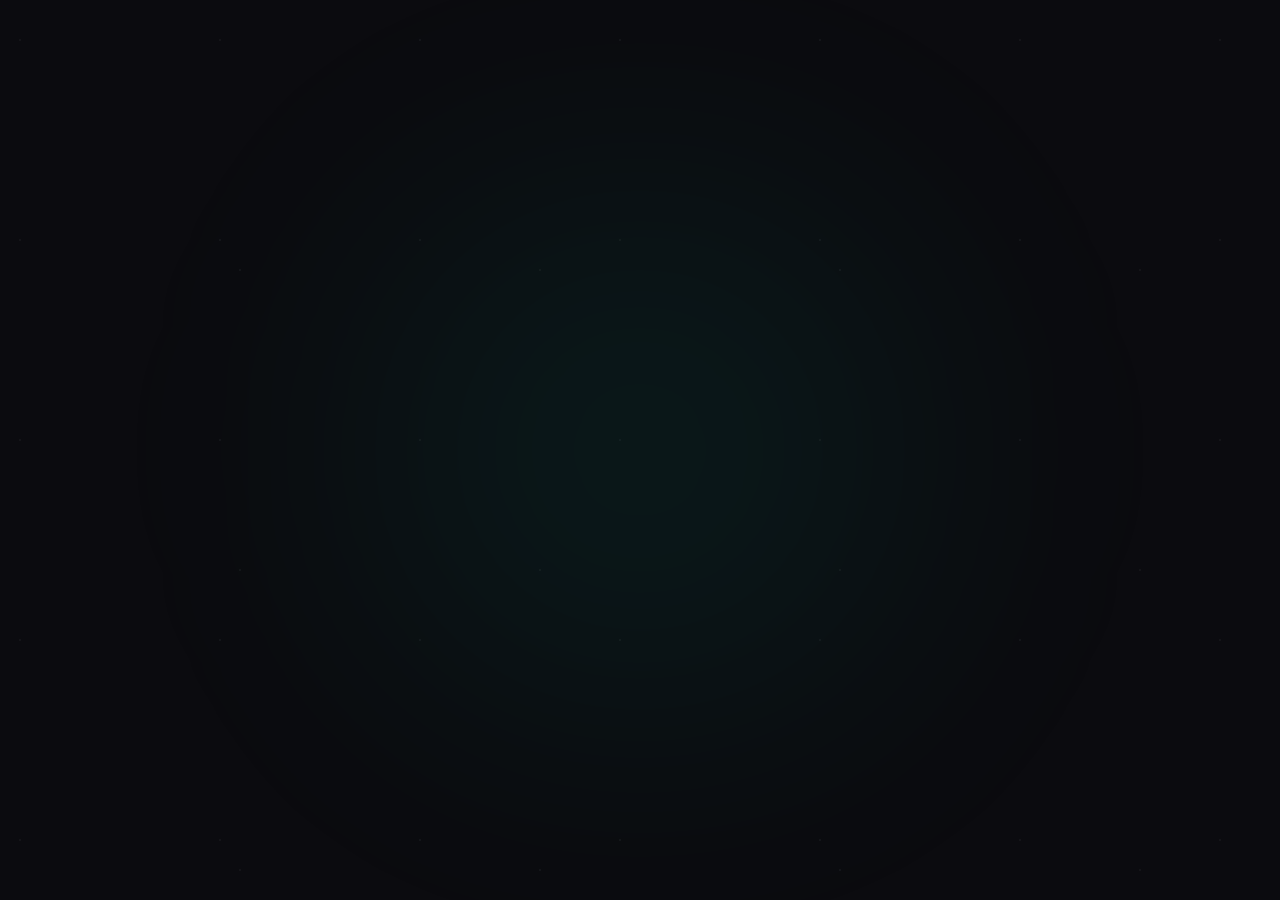
<file: login.html>
<!DOCTYPE html>
<html lang="tr">
<head>
    <meta charset="UTF-8">
    <meta name="viewport" content="width=device-width, initial-scale=1.0">
    <title>Giriş - CapX Test Platformu</title>
    <link rel="preconnect" href="https://fonts.googleapis.com">
    <link rel="preconnect" href="https://fonts.gstatic.com" crossorigin>
    <link href="https://fonts.googleapis.com/css2?family=Inter:wght@400;500;600;700;800&display=swap" rel="stylesheet">
    <link rel="stylesheet" href="https://cdnjs.cloudflare.com/ajax/libs/font-awesome/6.4.0/css/all.min.css">
    <link rel="stylesheet" href="login.style.css">
</head>
<body>
    <div class="background-glow"></div>
    <div class="background-stars"></div>

    <main class="login-container">
        <div class="login-card">
            <img src="logo.png" alt="CapX Logosu" class="site-logo">
            <div class="notice-box">
                <h2>BU PLATFORM TEST AŞAMASINDADIR</h2>
                <p>Genel kullanıma açılma tarihi henüz netleşmemiştir. Lütfen yalnızca test amaçlı erişim sağlayınız.</p>
            </div>
            <form id="login-form">
                <div class="input-group">
                    <label for="user-id">Kullanıcı ID</label>
                    <input type="text" id="user-id" required autocomplete="off">
                </div>
                <div class="input-group">
                    <label for="password">Parola</label>
                    <input type="password" id="password" required autocomplete="off">
                </div>
                <p id="error-message" class="error-message"></p>
                <button type="submit" class="login-btn">Giriş Yap</button>
            </form>
        </div>
    </main>

    <script src="login.script.js"></script>
</body>
</html>
</file>
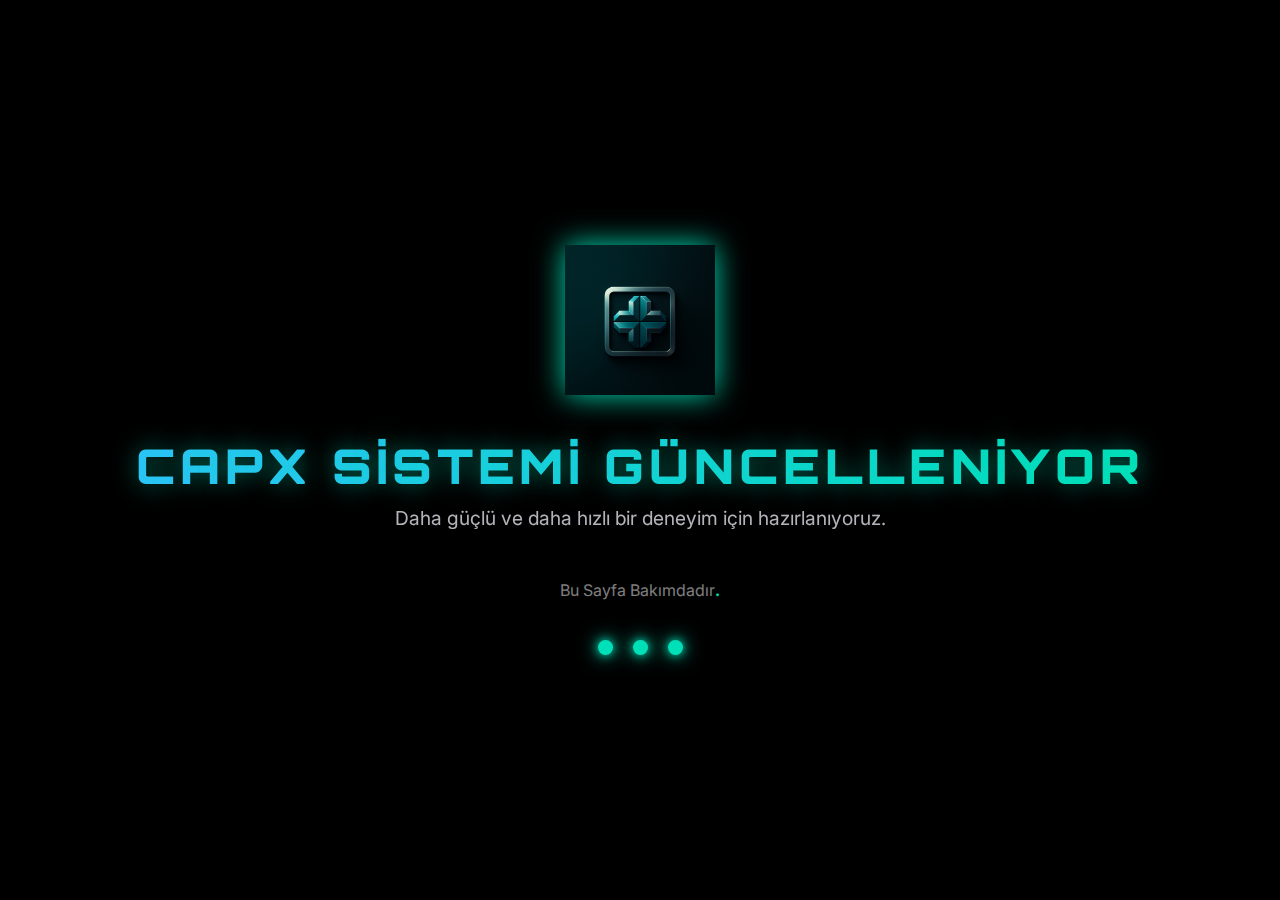
<file: maintenance.html>
<!DOCTYPE html>
<html lang="tr">
<head>
    <meta charset="UTF-8">
    <meta name="viewport" content="width=device-width, initial-scale=1.0">
    <title>Bakımdayız - CapX</title>
    <link rel="preconnect" href="https://fonts.googleapis.com">
    <link rel="preconnect" href="https://fonts.gstatic.com" crossorigin>
    <link href="https://fonts.googleapis.com/css2?family=Orbitron:wght@400;700;900&family=Inter:wght@400&display=swap" rel="stylesheet">
    <link rel="stylesheet" href="maintenance.style.css">
</head>
<body>
    <div class="stars"></div>
    <div class="twinkling"></div>
    <div class="clouds"></div>

    <div class="container">
        <img src="logo.png" alt="CapX Logosu" class="logo">
        <h1 class="title">CAPX SİSTEMİ GÜNCELLENİYOR</h1>
        <p class="subtitle">Daha güçlü ve daha hızlı bir deneyim için hazırlanıyoruz.</p>
        <div class="message">
            Bu Sayfa Bakımdadır<a href="login.html" class="secret-link">.</a>
        </div>
        <div class="loader">
            <div class="dot"></div>
            <div class="dot"></div>
            <div class="dot"></div>
        </div>
    </div>
</body>
</html>
</file>
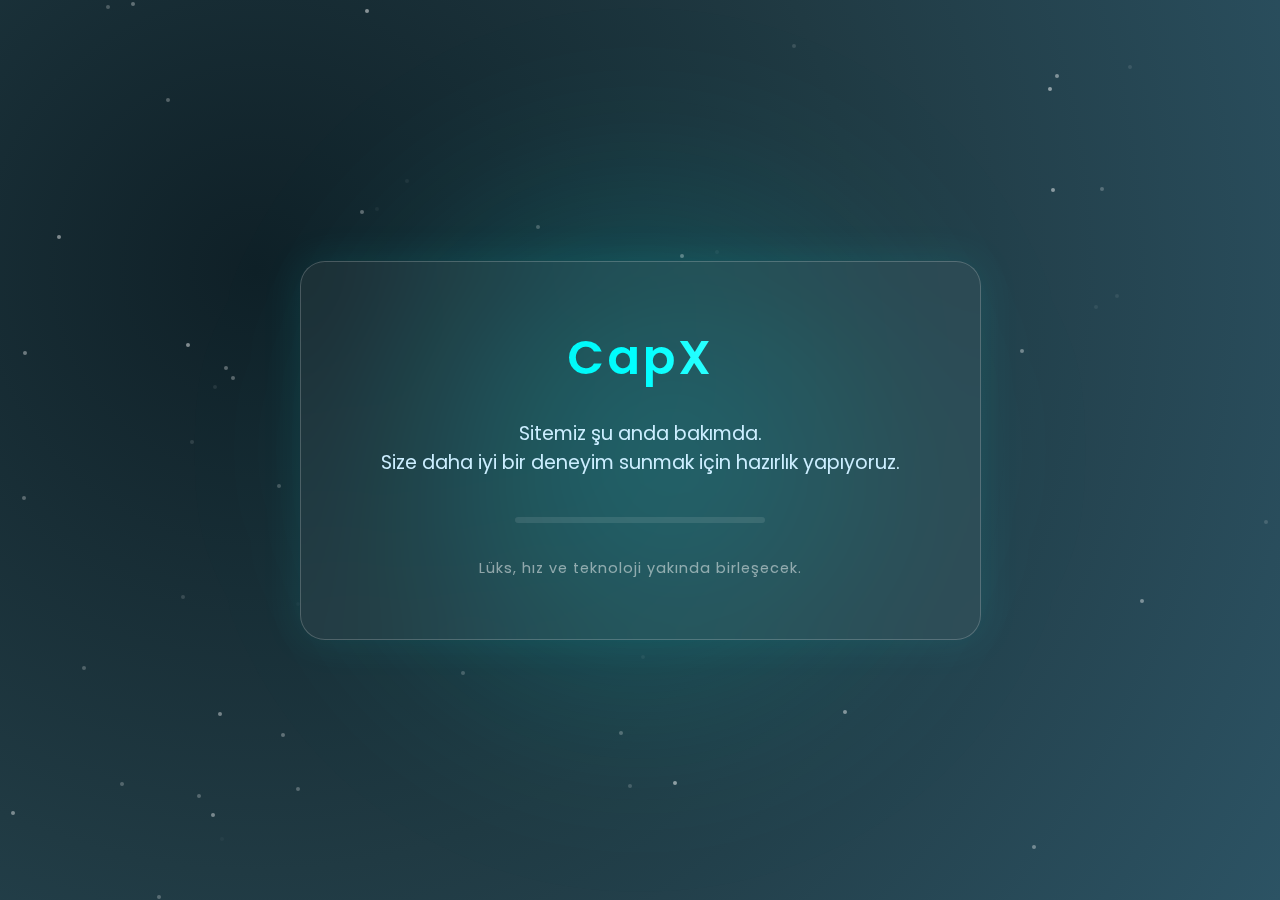
<file: eeskiyedekk/bakim.html>
<!DOCTYPE html>
<html lang="tr">
<head>
  <meta charset="UTF-8" />
  <meta name="viewport" content="width=device-width, initial-scale=1.0" />
  <title>CapX | Bakım Çalışması</title>

  <style>
    @import url('https://fonts.googleapis.com/css2?family=Poppins:wght@300;400;600&display=swap');
    * {
      margin: 0; padding: 0; box-sizing: border-box;
      font-family: 'Poppins', sans-serif;
    }

    body {
      height: 100vh;
      background: radial-gradient(circle at 20% 30%, #0f2027, #203a43, #2c5364);
      overflow: hidden;
      color: #fff;
      display: flex;
      justify-content: center;
      align-items: center;
      position: relative;
    }

    /* Işıklı partiküller */
    .particles {
      position: absolute;
      width: 100%;
      height: 100%;
      overflow: hidden;
      top: 0; left: 0;
      z-index: 1;
    }
    .particle {
      position: absolute;
      width: 4px; height: 4px;
      background: rgba(255,255,255,0.5);
      border-radius: 50%;
      animation: float 10s infinite ease-in-out;
    }

    @keyframes float {
      0% { transform: translateY(0) scale(1); opacity: 1; }
      50% { transform: translateY(-100vh) scale(0.8); opacity: 0.5; }
      100% { transform: translateY(0) scale(1); opacity: 1; }
    }

    /* Cam kutu */
    .glass-box {
      backdrop-filter: blur(25px);
      background: rgba(255, 255, 255, 0.05);
      border: 1px solid rgba(255, 255, 255, 0.2);
      border-radius: 25px;
      padding: 60px 80px;
      text-align: center;
      z-index: 2;
      box-shadow: 0 0 40px rgba(0, 255, 255, 0.1);
      animation: glow 4s infinite alternate;
    }

    @keyframes glow {
      0% { box-shadow: 0 0 20px rgba(0,255,255,0.1); }
      100% { box-shadow: 0 0 60px rgba(0,255,255,0.3); }
    }

    .logo {
      font-size: 3rem;
      font-weight: 600;
      background: linear-gradient(90deg, #00e6e6, #00ffff, #9effff);
      -webkit-background-clip: text;
      -webkit-text-fill-color: transparent;
      letter-spacing: 3px;
      animation: pulse 3s infinite;
    }

    @keyframes pulse {
      0%,100% { opacity: 0.9; transform: scale(1); }
      50% { opacity: 1; transform: scale(1.05); }
    }

    .message {
      margin-top: 25px;
      font-size: 1.2rem;
      color: #cceeff;
    }

    .progress-bar {
      margin-top: 40px;
      width: 250px;
      height: 6px;
      border-radius: 10px;
      background: rgba(255,255,255,0.1);
      overflow: hidden;
      position: relative;
      margin-left: auto; margin-right: auto;
    }

    .progress {
      position: absolute;
      height: 100%;
      width: 0%;
      background: linear-gradient(90deg, #00ffff, #9effff);
      animation: loading 6s ease-in-out infinite;
    }

    @keyframes loading {
      0% { width: 0%; left: 0; }
      50% { width: 100%; left: 0; }
      100% { width: 0%; left: 100%; }
    }

    .footer {
      margin-top: 35px;
      font-size: 0.9rem;
      color: rgba(255,255,255,0.5);
      letter-spacing: 1px;
    }

    /* Parlayan dairesel arka plan efekti */
    .halo {
      position: absolute;
      width: 700px;
      height: 700px;
      background: radial-gradient(circle, rgba(0,255,255,0.25), transparent 70%);
      border-radius: 50%;
      z-index: 0;
      filter: blur(80px);
      animation: rotate 25s linear infinite;
    }

    @keyframes rotate {
      from { transform: rotate(0deg); }
      to { transform: rotate(360deg); }
    }

  </style>
</head>
<body>
  <div class="halo"></div>
  <div class="particles"></div>

  <div class="glass-box">
    <div class="logo">CapX</div>
    <div class="message">Sitemiz şu anda bakımda.<br> Size daha iyi bir deneyim sunmak için hazırlık yapıyoruz.</div>
    <div class="progress-bar"><div class="progress"></div></div>
    <div class="footer">Lüks, hız ve teknoloji yakında birleşecek.</div>
  </div>

  <script>
    // Dinamik partikül oluşturucu
    const container = document.querySelector('.particles');
    for(let i=0;i<60;i++){
      const p = document.createElement('div');
      p.classList.add('particle');
      p.style.left = Math.random()*100 + '%';
      p.style.top = Math.random()*100 + '%';
      p.style.animationDuration = (5 + Math.random()*10) + 's';
      p.style.opacity = Math.random();
      container.appendChild(p);
    }
  </script>
</body>
</html>
</file>
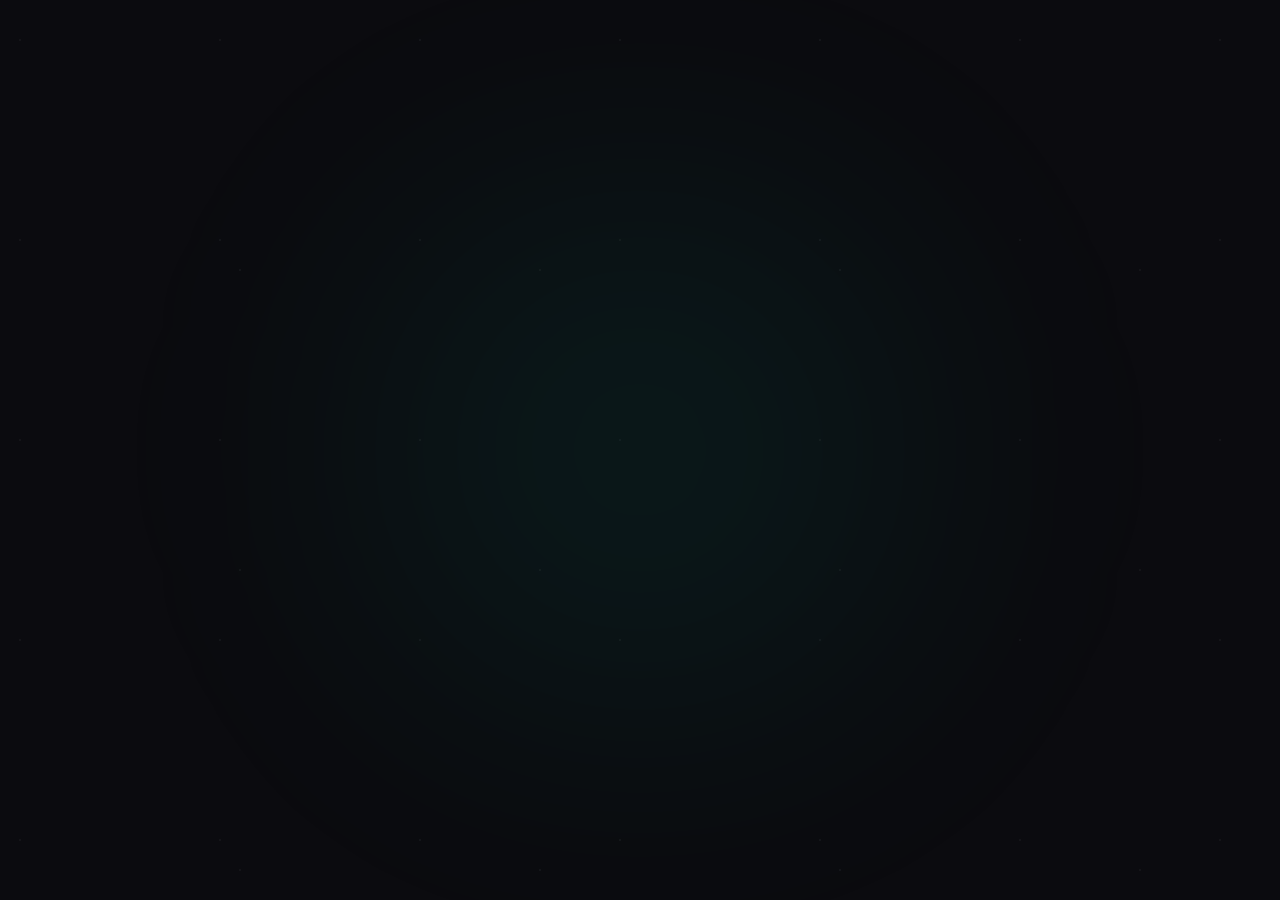
<file: eeskiyedekk/login.html>
<!DOCTYPE html>
<html lang="tr">
<head>
    <meta charset="UTF-8">
    <meta name="viewport" content="width=device-width, initial-scale=1.0">
    <title>Giriş - CapX Test Platformu</title>
    <link rel="preconnect" href="https://fonts.googleapis.com">
    <link rel="preconnect" href="https://fonts.gstatic.com" crossorigin>
    <link href="https://fonts.googleapis.com/css2?family=Inter:wght@400;500;600;700;800&display=swap" rel="stylesheet">
    <link rel="stylesheet" href="https://cdnjs.cloudflare.com/ajax/libs/font-awesome/6.4.0/css/all.min.css">
    <link rel="stylesheet" href="login.style.css">
</head>
<body>
    <div class="background-glow"></div>
    <div class="background-stars"></div>

    <main class="login-container">
        <div class="login-card">
            <img src="logo.png" alt="CapX Logosu" class="site-logo">
            <div class="notice-box">
                <h2>BU PLATFORM TEST AŞAMASINDADIR.</h2>
                <p>Genel kullanıma açılma tarihi henüz netleşmemiştir. Genel kullanım için erişime kapalıdır.</p>
            </div>
            <form id="login-form">
                <div class="input-group">
                    <label for="user-id">Kullanıcı ID</label>
                    <input type="text" id="user-id" required autocomplete="off">
                </div>
                <div class="input-group">
                    <label for="password">Parola</label>
                    <input type="password" id="password" required autocomplete="off">
                </div>
                <p id="error-message" class="error-message"></p>
                <button type="submit" class="login-btn">Giriş Yap</button>
            </form>
        </div>
    </main>

    <script src="login.script.js"></script>
</body>

</html>
</file>
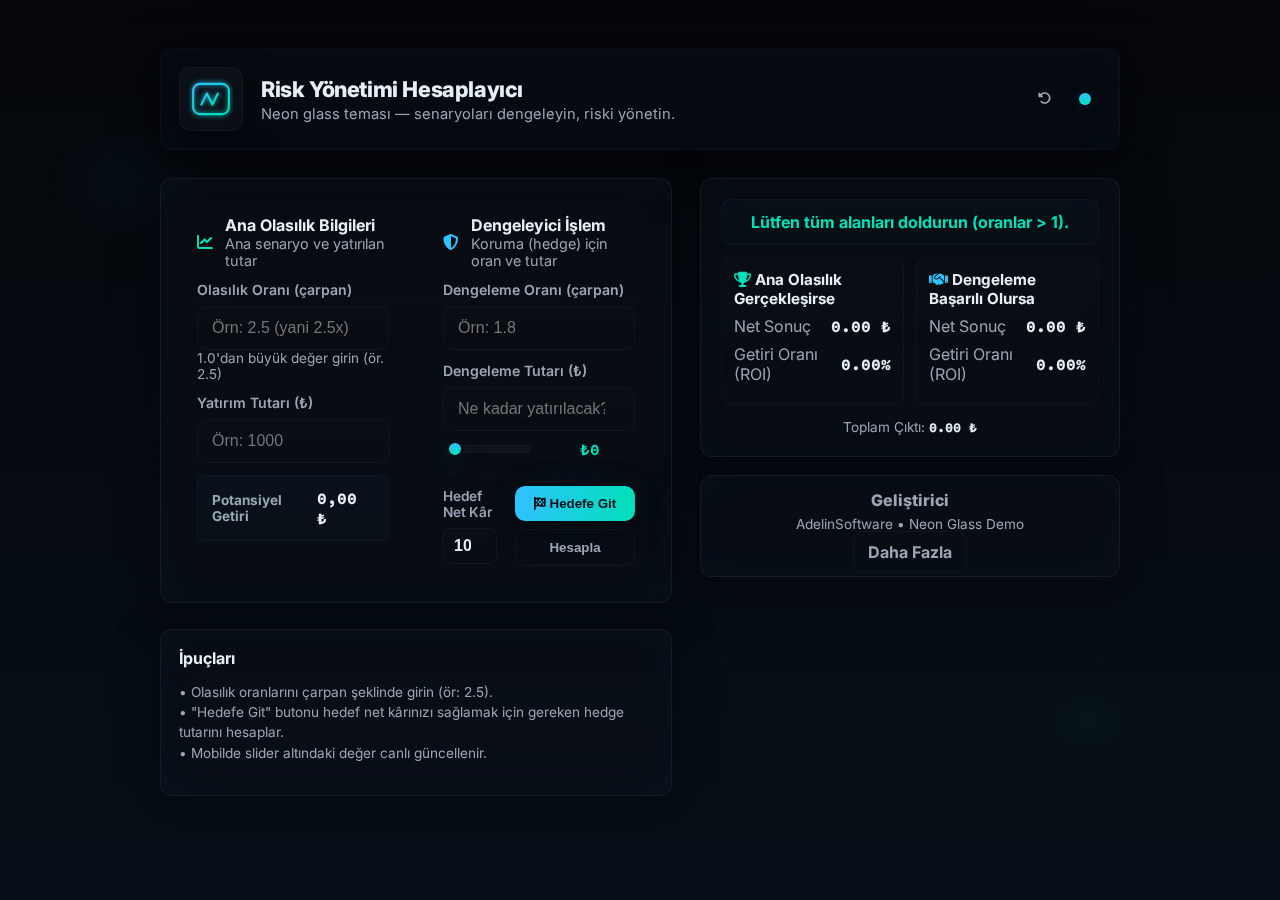
<file: gelismis/index2.html>
<!doctype html>
<html lang="tr">
<head>
  <meta charset="utf-8" />
  <meta name="viewport" content="width=device-width,initial-scale=1" />
  <title>Risk Yönetimi (Hedge) - Neon Glass - AdelinSoftware</title>
  <meta name="description" content="Neon glass tarzında Risk Yönetimi (Hedge) hesaplayıcı — anlık senaryo simülasyonu." />
  <link rel="preconnect" href="https://fonts.googleapis.com">
  <link rel="preconnect" href="https://fonts.gstatic.com" crossorigin>
  <link href="https://fonts.googleapis.com/css2?family=Inter:wght@400;600;700;800&family=Source+Code+Pro:wght@400;600&display=swap" rel="stylesheet">
  <link rel="stylesheet" href="https://cdnjs.cloudflare.com/ajax/libs/font-awesome/6.5.0/css/all.min.css" integrity="sha512-..." crossorigin="anonymous" referrerpolicy="no-referrer" />
  <meta name="theme-color" content="#071018">

  <style>
  :root{
    --bg-900:#04060a;
    --bg-800:#071018;
    --card: rgba(12,14,20,0.55);
    --glass-border: rgba(255,255,255,0.06);
    --neon-a: #30c1ff; /* azure neon */
    --neon-b: #00e0b8; /* teal neon */
    --neon-glow: rgba(48,193,255,0.16);
    --accent-gradient: linear-gradient(90deg,var(--neon-a),var(--neon-b));
    --text: #e6eef6;
    --muted: #9aa6b3;
    --success: #28a745;
    --danger: #ff6b6b;
    --glass-blur: 12px;
    --radius: 14px;
    --mono: 'Source Code Pro', monospace;
    font-synthesis: none;
  }

  *{box-sizing:border-box}
  html,body{height:100%}
  body{
    margin:0;
    font-family:Inter, system-ui, -apple-system, "Segoe UI", Roboto, "Helvetica Neue", Arial;
    background:
      radial-gradient(800px 600px at 10% 20%, rgba(48,193,255,0.04), transparent 10%),
      radial-gradient(700px 500px at 85% 80%, rgba(0,224,184,0.03), transparent 8%),
      linear-gradient(180deg,var(--bg-900),var(--bg-800));
    color:var(--text);
    -webkit-font-smoothing:antialiased;
    display:flex;
    align-items:flex-start;
    justify-content:center;
    padding:48px 20px;
    min-height:100vh;
    gap:28px;
  }

  /* subtle moving particles */
  .stars {
    position:fixed; inset:0; z-index:0; pointer-events:none;
    background-image:
      radial-gradient(circle at 10% 20%, rgba(255,255,255,0.09) 1px, transparent 1px),
      radial-gradient(circle at 80% 90%, rgba(255,255,255,0.07) 1px, transparent 1px),
      radial-gradient(circle at 50% 50%, rgba(255,255,255,0.04) 1px, transparent 1px);
    background-size: 220px 220px, 330px 330px, 440px 440px;
    opacity:0.14; mix-blend-mode:screen; animation: drift 220s linear infinite;
  }
  @keyframes drift { from{background-position:0 0} to{background-position:10000px 5000px} }

  .frame {
    position:relative;
    width:100%;
    max-width:960px;
    z-index:2;
    display:grid;
    grid-template-columns: 1fr 420px;
    gap:28px;
    align-items:start;
  }

  /* header / logo */
  header.app-header{
    grid-column:1 / -1;
    display:flex;
    align-items:center;
    gap:18px;
    padding:18px;
    border-radius:12px;
    background:linear-gradient(180deg, rgba(255,255,255,0.02), rgba(255,255,255,0.01));
    border:1px solid rgba(255,255,255,0.03);
    box-shadow: 0 6px 40px rgba(0,0,0,0.6), 0 0 40px rgba(48,193,255,0.02) inset;
    backdrop-filter: blur(6px) saturate(140%);
  }

  .logo {
    min-width:64px; min-height:64px;
    display:flex; align-items:center; justify-content:center;
    border-radius:12px;
    background: linear-gradient(140deg, rgba(255,255,255,0.03), rgba(255,255,255,0.02));
    border:1px solid rgba(255,255,255,0.04);
    box-shadow: 0 6px 30px rgba(0,0,0,0.5);
  }

  /* inline SVG brand mark */
  .logo svg { width:44px; height:44px; filter: drop-shadow(0 6px 18px rgba(48,193,255,0.08)); }

  .title {
    display:flex; flex-direction:column;
  }
  .title h1 { margin:0; font-size:1.35rem; letter-spacing:-0.4px; font-weight:800; color:var(--text); }
  .title p { margin:3px 0 0; color:var(--muted); font-size:0.92rem; }

  /* small controls right */
  .controls { margin-left:auto; display:flex; gap:8px; align-items:center; }

  .icon-btn {
    border: none; background:transparent; color:var(--muted); padding:10px; border-radius:10px; cursor:pointer;
    transition: all .18s ease; display:inline-flex; align-items:center; justify-content:center;
  }
  .icon-btn:hover { color:var(--text); transform:translateY(-3px) }
  .theme-dot {
    width:12px;height:12px;border-radius:50%; box-shadow: 0 0 12px var(--neon-glow), 0 0 30px rgba(0,0,0,0.2);
    background: linear-gradient(180deg,var(--neon-a),var(--neon-b));
    border: 1px solid rgba(255,255,255,0.08);
  }

  /* cards */
  .glass {
    background: var(--card);
    border-radius: var(--radius);
    border: 1px solid var(--glass-border);
    box-shadow: 0 10px 40px rgba(3,6,12,0.6), 0 0 40px rgba(48,193,255,0.03) inset;
    padding:18px;
    backdrop-filter: blur(var(--glass-blur)) saturate(140%);
    transition: transform .25s cubic-bezier(.2,.9,.25,1), box-shadow .25s;
  }
  .glass:hover { transform: translateY(-6px); box-shadow: 0 20px 60px rgba(3,6,12,0.7), 0 0 60px rgba(48,193,255,0.06) inset; }

  /* form layout */
  .left {
    display:flex; flex-direction:column; gap:20px;
  }

  .calculator {
    display:grid;
    grid-template-columns: 1fr 1fr;
    gap:18px;
  }

  .card {
    padding:18px;
    border-radius:12px;
    position:relative;
    overflow:visible;
  }

  .card .card-head {
    display:flex; align-items:center; gap:12px; margin-bottom:12px;
  }
  .card h3 { margin:0; font-size:1rem; font-weight:700; color:var(--text) }
  .card p.lead { margin:0; color:var(--muted); font-size:0.9rem }

  label { display:block; font-size:0.88rem; color:var(--muted); margin-bottom:8px; font-weight:600 }

  input[type=number], input[type=text]{
    width:100%;
    padding:12px 14px;
    border-radius:10px;
    border:1px solid rgba(255,255,255,0.04);
    background: linear-gradient(180deg, rgba(255,255,255,0.01), rgba(255,255,255,0.00));
    color:var(--text);
    font-size:1rem;
    outline:none;
    transition:box-shadow .12s, border-color .12s;
  }
  input[type=number]:focus { border-color: rgba(48,193,255,0.65); box-shadow: 0 6px 28px rgba(48,193,255,0.06); }

  .info-box{
    background: linear-gradient(180deg, rgba(48,193,255,0.03), rgba(0,224,184,0.02));
    border-radius:8px;
    border:1px solid rgba(48,193,255,0.06);
    padding:12px 14px;
    display:flex; justify-content:space-between; align-items:center; color:var(--neon-b); font-weight:700;
  }

  /* slider */
  .slider-wrap { display:flex; gap:12px; align-items:center; }
  .slider {
    -webkit-appearance:none; height:8px; width:100%; border-radius:8px; background:rgba(255,255,255,0.03); outline:none;
    border:1px solid rgba(255,255,255,0.02);
  }
  .slider::-webkit-slider-thumb { -webkit-appearance:none; width:18px; height:18px; border-radius:50%; border:3px solid var(--bg-800); background: linear-gradient(180deg,var(--neon-a),var(--neon-b)); box-shadow:0 8px 30px rgba(48,193,255,0.12) }
  .slider-value { min-width:90px; text-align:center; font-family:var(--mono); font-weight:700; color:var(--neon-b); background:transparent }

  /* action buttons */
  .actions { display:flex; gap:10px; align-items:center; flex-wrap:wrap; }
  .btn {
    padding:10px 14px; border-radius:10px; border:none; cursor:pointer; font-weight:700;
    background:var(--accent-gradient); color:#071018; box-shadow: 0 8px 30px rgba(0,0,0,0.45), 0 0 40px rgba(48,193,255,0.06);
    transition: transform .12s, box-shadow .12s;
  }
  .btn:hover { transform:translateY(-3px) }
  .btn.ghost {
    background:transparent; border:1px solid rgba(255,255,255,0.04); color:var(--muted); box-shadow:none;
  }

  /* right column results card */
  .right{
    display:flex; flex-direction:column; gap:18px;
  }

  .results {
    padding:20px;
    border-radius:12px;
  }

  .summary {
    padding:12px; border-radius:10px; text-align:center; font-weight:700;
    background: linear-gradient(180deg, rgba(48,193,255,0.03), rgba(0,224,184,0.02));
    border:1px solid rgba(48,193,255,0.06);
    color:var(--neon-b);
  }

  .grid {
    display:grid; grid-template-columns:1fr 1fr; gap:12px; margin-top:12px;
  }
  .scenario {
    background: linear-gradient(180deg, rgba(255,255,255,0.01), rgba(255,255,255,0.00));
    border-radius:10px; padding:12px; border:1px solid rgba(255,255,255,0.03);
  }
  .scenario h4 { margin:0 0 8px; font-size:0.95rem; color:var(--text) }
  .row { display:flex; justify-content:space-between; align-items:center; gap:10px; margin:8px 0; color:var(--muted) }
  .value { font-weight:800; font-family:var(--mono); color:var(--text); font-size:1.02rem }

  .value.profit { color:var(--success) }
  .value.loss { color:var(--danger) }

  .total {
    margin-top:14px; text-align:center; color:var(--muted);
  }

  /* neon outline accents */
  .neon-edge {
    pointer-events:none;
    position:absolute; inset:-1px;
    border-radius:inherit;
    mask: linear-gradient(#000 0 0) content-box, linear-gradient(#000 0 0);
    -webkit-mask-composite: xor;
    mask-composite: exclude;
  }

  /* responsive */
  @media (max-width:980px){
    .frame { grid-template-columns: 1fr; padding-bottom:16px }
    .calculator { grid-template-columns: 1fr; }
    .grid { grid-template-columns: 1fr; }
    .right{ order:2 }
    header.app-header{ flex-wrap:wrap; gap:12px }
  }

  /* small utilities */
  .muted { color:var(--muted) }
  .small { font-size:0.85rem }
  </style>
</head>
<body>
  <div class="stars" aria-hidden="true"></div>

  <main class="frame" role="main" aria-labelledby="app-title">
    <header class="app-header glass" role="banner">
      <div class="logo" aria-hidden="true">
        <!-- simple neon SVG mark -->
        <svg viewBox="0 0 64 64" xmlns="http://www.w3.org/2000/svg" aria-hidden="true">
          <defs>
            <linearGradient id="g1" x1="0" x2="1" y1="0" y2="1">
              <stop offset="0" stop-color="#30c1ff"/>
              <stop offset="1" stop-color="#00e0b8"/>
            </linearGradient>
            <filter id="glow" x="-50%" y="-50%" width="200%" height="200%">
              <feGaussianBlur stdDeviation="4" result="b"/>
              <feMerge><feMergeNode in="b"/><feMergeNode in="SourceGraphic"/></feMerge>
            </filter>
          </defs>
          <g filter="url(#glow)">
            <rect x="6" y="10" width="52" height="44" rx="10" fill="none" stroke="url(#g1)" stroke-width="3"/>
            <path d="M18 40 L26 24 L34 40 L42 24" fill="none" stroke="url(#g1)" stroke-width="3" stroke-linecap="round" stroke-linejoin="round"/>
          </g>
        </svg>
      </div>

      <div class="title">
        <h1 id="app-title">Risk Yönetimi Hesaplayıcı</h1>
        <p class="lead">Neon glass teması — senaryoları dengeleyin, riski yönetin.</p>
      </div>

      <div class="controls" role="toolbar" aria-label="Araçlar">
        <button id="reset-btn" class="icon-btn" title="Sıfırla">
          <i class="fas fa-rotate-left"></i>
        </button>
        <button id="theme-btn" class="icon-btn" title="Tema">
          <span class="theme-dot" aria-hidden="true"></span>
        </button>
      </div>
    </header>

    <section class="left">
      <div class="glass card calculator" aria-labelledby="main-odds-label">
        <!-- Main odds -->
        <div class="card">
          <div class="card-head">
            <i class="fas fa-chart-line" style="color:var(--neon-b)"></i>
            <div>
              <h3>Ana Olasılık Bilgileri</h3>
              <p class="lead small muted">Ana senaryo ve yatırılan tutar</p>
            </div>
          </div>

          <label id="main-odds-label" for="main-odds">Olasılık Oranı (çarpan)</label>
          <input id="main-odds" type="number" min="0" step="0.01" placeholder="Örn: 2.5 (yani 2.5x)" aria-describedby="main-odds-help">
          <div id="main-odds-help" class="muted small">1.0'dan büyük değer girin (ör. 2.5)</div>

          <label for="main-stake" style="margin-top:12px">Yatırım Tutarı (₺)</label>
          <input id="main-stake" type="number" min="0" step="0.01" placeholder="Örn: 1000" aria-label="Ana yatırım tutarı">

          <div class="info-box" style="margin-top:12px">
            <span class="small muted">Potansiyel Getiri</span>
            <span id="potential-payout" class="mono value">0.00 ₺</span>
          </div>
        </div>

        <!-- Hedge card -->
        <div class="card">
          <div class="card-head">
            <i class="fas fa-shield-alt" style="color:var(--neon-a)"></i>
            <div>
              <h3>Dengeleyici İşlem</h3>
              <p class="lead small muted">Koruma (hedge) için oran ve tutar</p>
            </div>
          </div>

          <label for="hedge-odds">Dengeleme Oranı (çarpan)</label>
          <input id="hedge-odds" type="number" min="0" step="0.01" placeholder="Örn: 1.8">

          <label for="hedge-stake" style="margin-top:12px">Dengeleme Tutarı (₺)</label>
          <input id="hedge-stake" type="number" min="0" step="0.01" placeholder="Ne kadar yatırılacak? (slider ile ayarla)">
          
          <div class="slider-wrap" style="margin-top:8px">
            <input id="hedge-stake-slider" class="slider" type="range" min="0" max="5000" step="10" value="0" aria-label="Dengeleme tutarı kaydırıcı">
            <div id="slider-value" class="slider-value">₺0</div>
          </div>

          <div style="margin-top:14px; border-top:1px dashed rgba(255,255,255,0.03); padding-top:12px; display:flex; gap:10px; align-items:center; justify-content:space-between;">
            <div style="flex:1">
              <label for="target-profit" class="small muted">Hedef Net Kâr</label>
              <input id="target-profit" type="number" value="1000" min="0" step="1" style="width:100%; padding:8px 10px; border-radius:8px; font-weight:700;">
            </div>
            <div style="display:flex;flex-direction:column;gap:8px;margin-left:8px">
              <button id="go-to-target-btn" class="btn" title="Hedeflenen kârı garantilemek için gereken tutarı hesapla"><i class="fas fa-flag-checkered"></i> Hedefe Git</button>
              <button id="calc-btn" class="btn ghost" style="min-width:120px">Hesapla</button>
            </div>
          </div>
        </div>
      </div>

      <!-- help / tips -->
      <div class="glass card" style="margin-top:6px">
        <h3 style="margin-bottom:8px">İpuçları</h3>
        <p class="muted small" style="line-height:1.5">
          • Olasılık oranlarını çarpan şeklinde girin (ör: 2.5).<br>
          • "Hedefe Git" butonu hedef net kârınızı sağlamak için gereken hedge tutarını hesaplar.<br>
          • Mobilde slider altındaki değer canlı güncellenir.
        </p>
      </div>
    </section>

    <aside class="right">
      <div class="glass card results" aria-live="polite">
        <div class="summary" id="summary-info">Değer girerek sonuçları anında görün.</div>

        <div class="grid">
          <div class="scenario">
            <h4><i class="fas fa-trophy" style="color:var(--neon-b)"></i> Ana Olasılık Gerçekleşirse</h4>
            <div class="row"><div class="muted">Net Sonuç</div><div id="profit-main-wins" class="value">0.00 ₺</div></div>
            <div class="row"><div class="muted">Getiri Oranı (ROI)</div><div id="roi-main-wins" class="value">0.00%</div></div>
          </div>

          <div class="scenario">
            <h4><i class="fas fa-handshake" style="color:var(--neon-a)"></i> Dengeleme Başarılı Olursa</h4>
            <div class="row"><div class="muted">Net Sonuç</div><div id="profit-hedge-wins" class="value">0.00 ₺</div></div>
            <div class="row"><div class="muted">Getiri Oranı (ROI)</div><div id="roi-hedge-wins" class="value">0.00%</div></div>
          </div>
        </div>

        <div class="total small muted" style="margin-top:14px">
          Toplam Çıktı: <span id="total-spend" style="font-family:var(--mono); font-weight:800; color:var(--text)">0.00 ₺</span>
        </div>
      </div>

      <div class="glass card" style="padding:14px; text-align:center;">
        <div style="font-weight:800; color:var(--muted)">Geliştirici</div>
        <div class="muted small" style="margin-top:6px">AdelinSoftware • Neon Glass Demo</div>
        <div style="margin-top:10px">
          <a href="https://adelinsoftware.com" target="_blank" rel="noopener" class="btn ghost" style="text-decoration:none">Daha Fazla</a>
        </div>
      </div>
    </aside>
  </main>

  <script>
  (function(){
    // Elements
    const mainOdds = document.getElementById('main-odds');
    const mainStake = document.getElementById('main-stake');
    const hedgeOdds = document.getElementById('hedge-odds');
    const hedgeStake = document.getElementById('hedge-stake');
    const hedgeSlider = document.getElementById('hedge-stake-slider');
    const sliderValue = document.getElementById('slider-value');
    const targetProfit = document.getElementById('target-profit');
    const goBtn = document.getElementById('go-to-target-btn');
    const calcBtn = document.getElementById('calc-btn');
    const resetBtn = document.getElementById('reset-btn');
    const themeBtn = document.getElementById('theme-btn');

    const potentialPayoutDisplay = document.getElementById('potential-payout');
    const resultsSection = document.querySelector('.results');
    const summaryInfo = document.getElementById('summary-info');
    const totalSpendDisplay = document.getElementById('total-spend');
    const profitMainWins = document.getElementById('profit-main-wins');
    const roiMainWins = document.getElementById('roi-main-wins');
    const profitHedgeWins = document.getElementById('profit-hedge-wins');
    const roiHedgeWins = document.getElementById('roi-hedge-wins');

    // helpers
    const toFixed = (n, d=2) => Number(n).toLocaleString('tr-TR', {minimumFractionDigits:d, maximumFractionDigits:d});

    // throttle
    let schedule;
    const scheduleCalc = ()=> {
      clearTimeout(schedule);
      schedule = setTimeout(calculate, 90);
    };

    // load saved values
    const load = () => {
      try {
        const v = JSON.parse(sessionStorage.getItem('neon-hedge') || '{}');
        if (v.mainOdds) mainOdds.value = v.mainOdds;
        if (v.mainStake) mainStake.value = v.mainStake;
        if (v.hedgeOdds) hedgeOdds.value = v.hedgeOdds;
        if (v.hedgeStake) hedgeStake.value = v.hedgeStake;
        if (v.targetProfit) targetProfit.value = v.targetProfit;
        if (v.hedgeStake) {
          hedgeSlider.value = v.hedgeStake;
          sliderValue.textContent = `₺${toFixed(v.hedgeStake,0)}`;
        }
      } catch(e){}
    };
    const save = () => {
      const state = {
        mainOdds: mainOdds.value,
        mainStake: mainStake.value,
        hedgeOdds: hedgeOdds.value,
        hedgeStake: hedgeStake.value,
        targetProfit: targetProfit.value
      };
      sessionStorage.setItem('neon-hedge', JSON.stringify(state));
    };

    // events
    [mainOdds, mainStake, hedgeOdds, hedgeStake, targetProfit].forEach(el=>{
      el.addEventListener('input', scheduleCalc);
      el.addEventListener('input', save);
    });

    hedgeSlider.addEventListener('input', ()=>{
      hedgeStake.value = hedgeSlider.value;
      sliderValue.textContent = `₺${toFixed(hedgeSlider.value,0)}`;
      scheduleCalc();
      save();
    });

    hedgeStake.addEventListener('input', ()=>{
      const val = parseFloat(hedgeStake.value) || 0;
      if (val > parseFloat(hedgeSlider.max)) {
        hedgeSlider.max = Math.ceil(val * 1.5);
      }
      hedgeSlider.value = val;
      sliderValue.textContent = `₺${toFixed(val,0)}`;
      scheduleCalc();
      save();
    });

    goBtn.addEventListener('click', ()=>{
      const mStake = parseFloat(mainStake.value) || 0;
      const hOdds = parseFloat(hedgeOdds.value) || 0;
      const tProfit = parseFloat(targetProfit.value) || 0;
      if (mStake > 0 && hOdds > 1) {
        const requiredStake = (mStake + tProfit) / (hOdds - 1);
        hedgeStake.value = requiredStake.toFixed(2);
        hedgeSlider.value = Math.round(requiredStake);
        sliderValue.textContent = `₺${toFixed(requiredStake,0)}`;
        scheduleCalc();
        save();
      } else {
        // quick hint
        alert('Lütfen ana yatırım ve dengeleme oranını doğru girin (hedge oranı > 1).');
      }
    });

    calcBtn.addEventListener('click', calculate);

    resetBtn.addEventListener('click', ()=>{
      [mainOdds, mainStake, hedgeOdds, hedgeStake, targetProfit].forEach(i=> i.value = '');
      hedgeSlider.value = 0;
      sliderValue.textContent = '₺0';
      summaryInfo.textContent = 'Değer girerek sonuçları anında görün.';
      [profitMainWins, roiMainWins, profitHedgeWins, roiHedgeWins].forEach(e=> e.textContent = '0.00');
      totalSpendDisplay.textContent = '0.00 ₺';
      sessionStorage.removeItem('neon-hedge');
    });

    // simple theme toggle effect (accent pulse)
    themeBtn.addEventListener('click', ()=>{
      document.body.classList.toggle('alt-theme');
      themeBtn.animate([{transform:'rotate(0)'},{transform:'rotate(360deg)'}], {duration:450, easing:'ease-out'});
    });

    // calculation
    function calculate(){
      const mOdds = parseFloat(mainOdds.value) || 0;
      const mStake = parseFloat(mainStake.value) || 0;
      const hOdds = parseFloat(hedgeOdds.value) || 0;
      const hStake = parseFloat(hedgeStake.value) || 0;

      const potentialPayout = mOdds * mStake;
      potentialPayoutDisplay.textContent = `${toFixed(potentialPayout,2)} ₺`;

      // show/hide results depending on valid inputs
      const valid = (mOdds > 1 && mStake > 0 && hOdds > 1 && hStake >= 0);
      if (!valid) {
        summaryInfo.textContent = 'Lütfen tüm alanları doldurun (oranlar > 1).';
        profitMainWins.textContent = '0.00 ₺';
        roiMainWins.textContent = '0.00%';
        profitHedgeWins.textContent = '0.00 ₺';
        roiHedgeWins.textContent = '0.00%';
        totalSpendDisplay.textContent = '0.00 ₺';
        return;
      }

      const totalSpend = mStake + hStake;
      totalSpendDisplay.textContent = `${toFixed(totalSpend,2)} ₺`;

      const netProfitMainWins = potentialPayout - totalSpend;
      const roiMain = totalSpend > 0 ? (netProfitMainWins / totalSpend) * 100 : 0;
      updateUI(profitMainWins, netProfitMainWins, '₺');
      updateUI(roiMainWins, roiMain, '%');

      const hedgePayout = hOdds * hStake;
      const netProfitHedgeWins = hedgePayout - totalSpend;
      const roiHedge = totalSpend > 0 ? (netProfitHedgeWins / totalSpend) * 100 : 0;
      updateUI(profitHedgeWins, netProfitHedgeWins, '₺');
      updateUI(roiHedgeWins, roiHedge, '%');

      // summary
      if (netProfitMainWins >= 0 && netProfitHedgeWins >= 0) {
        summaryInfo.textContent = 'Harika! Bu dağılımla her iki senaryoda da pozitif getiri mümkün.';
      } else if (netProfitMainWins >= 0 || netProfitHedgeWins >= 0) {
        summaryInfo.textContent = 'Karışık: Bir senaryoda pozitif, diğerinde negatif getiri riski mevcut.';
      } else {
        summaryInfo.textContent = 'Dikkat: Her iki senaryoda da negatif net sonuç gözüküyor.';
      }
    }

    function updateUI(element, value, unit){
      const isPercent = unit === '%';
      const pretty = isPercent ? `${toFixed(value,2)}%` : `${toFixed(value,2)} ${unit}`;
      element.textContent = pretty;
      element.classList.remove('profit','loss');
      if (value > 0) element.classList.add('profit');
      else if (value < 0) element.classList.add('loss');
    }

    // initial load
    load();
    // initial calc
    setTimeout(calculate,120);

    // keyboard accessibility: Enter to calculate
    document.addEventListener('keydown', (e)=>{
      if (e.key === 'Enter') calculate();
    });

    // small UX: move glow with mouse (subtle)
    const frame = document.querySelector('.frame');
    document.addEventListener('mousemove', (ev)=>{
      const x = (ev.clientX / window.innerWidth - 0.5) * 40;
      const y = (ev.clientY / window.innerHeight - 0.5) * 40;
      frame.style.transform = `translate3d(${x*0.2}px, ${y*0.2}px, 0)`;
    });
  })();
  </script>
</body>
</html>
</file>
<file: style.css>
:root {
    --bg-color: #0b0b0f;
    --card-bg-color: #1a1a20;
    --border-color: rgba(255, 255, 255, 0.08);
    --text-primary: #e0e0e8;
    --text-secondary: #a0a0b0;
    --accent-color: #00e0b8;
    --accent-color-light: #33f0cd;
    --accent-gradient: linear-gradient(90deg, #30c1ff, #00e0b8);
    --success-color: #28a745;
    --error-color: #dc3545;
    --warning-color: #ffc107;
    --font-family: 'Inter', sans-serif;
}
* { margin: 0; padding: 0; box-sizing: border-box; }
body {
    font-family: var(--font-family);
    background-color: var(--bg-color);
    color: var(--text-primary);
    display: flex;
    justify-content: center;
    align-items: flex-start;
    min-height: 100vh;
    padding: 40px 20px;
    overflow-x: hidden;
    position: relative;
}

.background-glow { position: absolute; top: 50%; left: 50%; transform: translate(-50%, -50%); width: 80vw; height: 80vh; max-width: 1200px; max-height: 800px; background: radial-gradient(circle at center, rgba(0, 224, 184, 0.15) 0%, transparent 70%); filter: blur(120px); opacity: 0.6; z-index: -1; pointer-events: none; transition: all 0.5s ease-out; }
.background-stars { position: fixed; top: 0; left: 0; width: 100%; height: 100%; background: transparent; z-index: -2; pointer-events: none; animation: stars-move 300s linear infinite; background-image: radial-gradient(circle at 10% 20%, rgba(255,255,255,0.2) 1px, transparent 1px), radial-gradient(circle at 80% 90%, rgba(255,255,255,0.2) 1px, transparent 1px), radial-gradient(circle at 50% 50%, rgba(255,255,255,0.1) 1px, transparent 1px), radial-gradient(circle at 30% 70%, rgba(255,255,255,0.15) 1px, transparent 1px); background-size: 200px 200px, 300px 300px, 400px 400px, 500px 500px; opacity: 0.2; }
@keyframes stars-move { from { background-position: 0 0; } to { background-position: 10000px 5000px; } }

.container { width: 100%; max-width: 700px; display: flex; flex-direction: column; gap: 30px; }

.site-header { text-align: center; margin-bottom: 40px; }
/* YENİ: Logo Stili */
.site-logo {
    height: 60px; /* Logo boyutunu ayarlayabilirsiniz */
    width: auto;
    margin-bottom: 20px;
}
.site-header h1 { font-size: 2.5rem; font-weight: 800; letter-spacing: -1.5px; margin-bottom: 5px; }
.site-header .subtitle { font-size: 1.15rem; color: var(--text-secondary); margin-top: 8px; font-weight: 500; }

.calculator-grid { display: grid; grid-template-columns: 1fr 1fr; gap: 20px; margin-bottom: 30px; }
.calculator-card, .results-card { background-color: var(--card-bg-color); border: 1px solid var(--border-color); border-radius: 16px; box-shadow: 0 10px 40px rgba(0, 0, 0, 0.3); overflow: hidden; transition: transform 0.3s ease, box-shadow 0.3s ease; }
.calculator-card:hover { transform: translateY(-5px); box-shadow: 0 15px 50px rgba(0, 224, 184, 0.1); }
.card-header { padding: 18px 24px; background-color: rgba(0, 0, 0, 0.25); border-bottom: 1px solid var(--border-color); display: flex; align-items: center; gap: 12px; }
.card-header h3 { font-size: 1.1rem; font-weight: 600; }
.card-icon { color: var(--accent-color-light); font-size: 1.2rem; }
.card-content { padding: 24px; display: flex; flex-direction: column; gap: 24px; }
.input-group { display: flex; flex-direction: column; gap: 10px; }
.input-group label { font-size: 0.95rem; font-weight: 500; color: var(--text-secondary); }
.input-group input { background-color: var(--bg-color); border: 1px solid var(--border-color); color: var(--text-primary); border-radius: 10px; padding: 14px 18px; font-size: 1.1rem; font-family: var(--font-family); transition: all 0.3s ease; -webkit-appearance: none; }
.input-group input:focus { outline: none; border-color: var(--accent-color); box-shadow: 0 0 0 4px rgba(0, 224, 184, 0.25); background-color: #121216; }
input[type="number"]::-webkit-inner-spin-button, input[type="number"]::-webkit-outer-spin-button { -webkit-appearance: none; margin: 0; }
input[type="number"] { -moz-appearance: textfield; }
.info-display { display: flex; justify-content: space-between; align-items: center; background-color: rgba(0, 224, 184, 0.1); padding: 14px 18px; border-radius: 10px; margin-top: 10px; border: 1px solid var(--accent-color); }
.info-display span:first-child { color: var(--text-secondary); font-size: 0.95rem; }
.info-display span:last-child { color: var(--accent-color-light); font-weight: 700; font-size: 1.15rem; }

.stake-slider { -webkit-appearance: none; width: 100%; height: 8px; background: var(--bg-color); border-radius: 5px; outline: none; opacity: 0.7; transition: opacity .2s; margin-top: 10px; border: 1px solid var(--border-color); }
.stake-slider:hover { opacity: 1; }
.stake-slider::-webkit-slider-thumb { -webkit-appearance: none; appearance: none; width: 20px; height: 20px; background: var(--accent-color); border-radius: 50%; cursor: pointer; border: 3px solid var(--bg-color); box-shadow: 0 0 5px var(--accent-color); }
.stake-slider::-moz-range-thumb { width: 20px; height: 20px; background: var(--accent-color); border-radius: 50%; cursor: pointer; border: 3px solid var(--bg-color); box-shadow: 0 0 5px var(--accent-color); }

/* DÜZELTME: Akıllı Hesaplayıcı Stili */
.smart-calc-group {
    display: flex;
    align-items: flex-end;
    gap: 15px;
    margin-top: 10px;
    padding-top: 20px;
    border-top: 1px solid var(--border-color);
    flex-wrap: wrap; /* Sığmazsa alt satıra geçmesini sağlar */
}
.target-profit-group { flex-grow: 1; min-width: 120px; /* Butonun ezilmesini önler */ }
.action-btn { padding: 14px 18px; border: none; border-radius: 10px; background: var(--accent-gradient); color: #0b0b0f; font-weight: 700; font-size: 1rem; cursor: pointer; transition: all 0.3s ease; display: flex; align-items: center; gap: 8px; }
.action-btn:hover { transform: scale(1.05); box-shadow: 0 5px 20px rgba(48, 193, 255, 0.3); }

#results-section { padding: 28px; }
.results-grid { display: grid; grid-template-columns: 1fr 1fr; gap: 20px; margin-top: 20px; }
.scenario-card { background-color: var(--bg-color); border: 1px solid var(--border-color); border-radius: 14px; padding: 22px; box-shadow: 0 5px 20px rgba(0, 0, 0, 0.2); display: flex; flex-direction: column; gap: 12px; }
.scenario-card h4 { font-size: 1.15rem; font-weight: 700; margin-bottom: 15px; text-align: center; border-bottom: 1px solid var(--border-color); padding-bottom: 15px; display: flex; align-items: center; justify-content: center; gap: 10px; color: var(--accent-color-light); }
.scenario-icon { color: var(--accent-color); font-size: 1.1rem; }
.result-item { display: flex; justify-content: space-between; align-items: center; padding: 10px 0; font-size: 1rem; }
.result-item span:first-child { color: var(--text-secondary); font-weight: 500; }
.result-item .value { font-weight: 800; font-size: 1.3rem; }
.summary-info { text-align: center; padding: 18px; border-radius: 12px; font-weight: 600; margin-bottom: 25px; font-size: 1.05rem; line-height: 1.4; }
.summary-profit { background-color: rgba(40, 167, 69, 0.15); border: 1px solid var(--success-color); color: var(--success-color); }
.summary-risk { background-color: rgba(255, 193, 7, 0.15); border: 1px solid var(--warning-color); color: var(--warning-color); }
.total-spend-info { text-align: center; margin-top: 30px; color: var(--text-secondary); font-size: 0.95rem; }
.total-spend-info span { font-weight: 700; color: var(--text-primary); font-size: 1.1rem; }
.profit { color: var(--success-color) !important; }
.loss { color: var(--error-color) !important; }
.site-footer { margin-top: 40px; padding: 30px 0 20px 0; border-top: 1px solid var(--border-color); }
.footer-content { max-width: 700px; margin: 0 auto; text-align: center; color: var(--text-secondary); font-size: 0.85rem; line-height: 1.7; padding: 0 10px; }
.footer-content p { margin-bottom: 18px; }
.footer-content strong { color: var(--text-primary); }
.developer-credit { margin-top: 25px; font-size: 0.95rem; font-weight: 500; }
.developer-credit a { color: var(--accent-color-light); text-decoration: none; font-weight: 700; transition: color 0.3s ease; }
.developer-credit a:hover { color: var(--accent-color); }
.reveal { opacity: 0; transform: translateY(20px); transition: opacity 0.6s ease-out, transform 0.6s ease-out; }
.reveal.active { opacity: 1; transform: translateY(0); }
.reveal.fade-in-down { transform: translateY(-20px); }
.reveal.fade-in-down.active { transform: translateY(0); }
.reveal.fade-in-left { transform: translateX(-30px); }
.reveal.fade-in-left.active { transform: translateX(0); }
.reveal.fade-in-right { transform: translateX(30px); }
.reveal.fade-in-right.active { transform: translateX(0); }

@media (max-width: 600px) {
    body { padding: 20px 15px; }
    .site-header { margin-top: 20px; }
    .site-logo { height: 50px; }
    .site-header h1 { font-size: 2rem; }
    .site-header .subtitle { font-size: 1rem; }
    .calculator-grid, .results-grid { grid-template-columns: 1fr; gap: 15px; }
    .smart-calc-group { flex-direction: column; align-items: stretch; }
    .calculator-card, .results-card { padding: 20px; }
    .card-header { padding: 15px 20px; }
    .card-content { padding: 20px; gap: 18px; }
    .input-group label { font-size: 0.85rem; }
    .input-group input { padding: 12px 15px; font-size: 1rem; }
    .info-display { padding: 12px 15px; }
    .info-display span:last-child { font-size: 1rem; }
    .scenario-card h4 { font-size: 1rem; }
    .result-item .value { font-size: 1.1rem; }
    .summary-info { font-size: 0.9rem; padding: 15px; }
    .total-spend-info { font-size: 0.85rem; }
    .total-spend-info span { font-size: 1rem; }
    .site-footer { margin-top: 30px; padding: 20px 0 10px 0; }
    .footer-content { font-size: 0.75rem; }
    .developer-credit { font-size: 0.85rem; margin-top: 20px; }
}
</file>
<file: eeskiyedekk/style.css>
:root {
    --bg-color: #0b0b0f;
    --card-bg-color: #1a1a20;
    --border-color: rgba(255, 255, 255, 0.08);
    --text-primary: #e0e0e8;
    --text-secondary: #a0a0b0;
    --accent-color: #00e0b8;
    --accent-color-light: #33f0cd;
    --accent-gradient: linear-gradient(90deg, #30c1ff, #00e0b8);
    --success-color: #28a745;
    --error-color: #dc3545;
    --warning-color: #ffc107;
    --font-family: 'Inter', sans-serif;
    --modal-bg: rgba(0, 0, 0, 0.7);
}

body.light-mode {
    --bg-color: #f4f7fa;
    --card-bg-color: #ffffff;
    --border-color: #dde4ee;
    --text-primary: #1d2129;
    --text-secondary: #606770;
    --modal-bg: rgba(0, 0, 0, 0.4);
}

* { margin: 0; padding: 0; box-sizing: border-box; }

body {
    font-family: var(--font-family);
    background-color: var(--bg-color);
    color: var(--text-primary);
    display: flex;
    justify-content: center;
    align-items: flex-start;
    min-height: 100vh;
    padding: 40px 20px;
    overflow-x: hidden;
    position: relative;
    transition: background-color 0.3s ease, color 0.3s ease;
}

body.modal-open { overflow: hidden; }

.background-glow { position: fixed; top: 50%; left: 50%; transform: translate(-50%, -50%); width: 80vw; height: 80vh; max-width: 1200px; max-height: 800px; background: radial-gradient(circle at center, rgba(0, 224, 184, 0.15) 0%, transparent 70%); filter: blur(120px); opacity: 0.6; z-index: -1; pointer-events: none; transition: all 0.5s ease-out; }
.background-stars { position: fixed; top: 0; left: 0; width: 100%; height: 100%; background: transparent; z-index: -2; pointer-events: none; animation: stars-move 300s linear infinite; background-image: radial-gradient(circle at 10% 20%, rgba(255,255,255,0.2) 1px, transparent 1px), radial-gradient(circle at 80% 90%, rgba(255,255,255,0.2) 1px, transparent 1px); background-size: 200px 200px, 300px 300px; opacity: 0.2; }
@keyframes stars-move { from { background-position: 0 0; } to { background-position: 10000px 5000px; } }

.container { width: 100%; max-width: 700px; display: flex; flex-direction: column; gap: 30px; }

.site-header { text-align: center; }
.header-top { display: flex; justify-content: space-between; align-items: center; margin-bottom: 20px; position: relative; }
.site-logo { height: 60px; width: auto; position: absolute; left: 50%; transform: translateX(-50%); }
.header-action-btn { background: none; border: 1px solid var(--border-color); color: var(--text-secondary); padding: 8px 12px; border-radius: 10px; cursor: pointer; transition: all 0.3s ease; font-size: 0.9rem; }
.header-action-btn:hover { color: var(--text-primary); border-color: var(--accent-color); }
.header-action-btn i { margin-right: 5px; }
#theme-toggle-btn i { margin-right: 0; }
.site-header h1 { font-size: 2.5rem; font-weight: 800; margin-top: 20px; letter-spacing: -1.5px; }
.site-header .subtitle { font-size: 1.15rem; color: var(--text-secondary); margin-top: 8px; font-weight: 500; }

.calculator-card, .results-card { background-color: var(--card-bg-color); border: 1px solid var(--border-color); border-radius: 16px; box-shadow: 0 10px 40px rgba(0, 0, 0, 0.3); overflow: hidden; transition: all 0.3s ease; }
.calculator-card:hover { transform: translateY(-5px); box-shadow: 0 15px 50px rgba(0, 224, 184, 0.1); }
.card-header { padding: 18px 24px; background-color: rgba(0, 0, 0, 0.25); border-bottom: 1px solid var(--border-color); display: flex; align-items: center; justify-content: space-between; }
.card-header h3 { font-size: 1.1rem; font-weight: 600; display: flex; align-items: center; gap: 12px; }
.card-icon { color: var(--accent-color-light); font-size: 1.2rem; }
.card-content { padding: 24px; display: flex; flex-direction: column; gap: 24px; }
.card-description { color: var(--text-secondary); font-size: 0.95rem; line-height: 1.5; margin-bottom: 10px; padding-bottom: 15px; border-bottom: 1px solid var(--border-color); }
#smart-tools-card .card-description { margin-bottom: 0; }

.input-group { position: relative; display: flex; flex-direction: column; gap: 10px; }
.input-group label { font-size: 0.95rem; font-weight: 500; color: var(--text-secondary); }
.input-group input, select { background-color: var(--bg-color); border: 1px solid var(--border-color); color: var(--text-primary); border-radius: 10px; padding: 14px 18px; font-size: 1.1rem; font-family: var(--font-family); transition: all 0.3s ease; -webkit-appearance: none; }
.input-group input:focus, select:focus { outline: none; border-color: var(--accent-color); box-shadow: 0 0 0 4px rgba(0, 224, 184, 0.25); background-color: #121216; }
body.light-mode .input-group input:focus, body.light-mode select:focus { background-color: #fff; }
.input-group input.input-error { border-color: var(--error-color); }
.error-message { font-size: 0.8rem; color: var(--error-color); display: none; margin-top: -5px; }
.input-group input.input-error + .error-message { display: block; }
input[type="number"]::-webkit-inner-spin-button, input[type="number"]::-webkit-outer-spin-button { -webkit-appearance: none; margin: 0; }
input[type="number"] { -moz-appearance: textfield; }

.info-display { display: flex; justify-content: space-between; align-items: center; background-color: rgba(0, 224, 184, 0.1); padding: 14px 18px; border-radius: 10px; margin-top: 10px; border: 1px solid var(--accent-color); }
.info-display span:first-child { color: var(--text-secondary); font-size: 0.95rem; }
.info-display span:last-child { color: var(--accent-color-light); font-weight: 700; font-size: 1.15rem; }

.smart-calc-group { display: flex; align-items: flex-end; gap: 10px; flex-wrap: wrap; }
.target-profit-group { flex-grow: 1; min-width: 120px; }
.action-btn { padding: 14px 18px; border: none; border-radius: 10px; background: var(--accent-gradient); color: #0b0b0f; font-weight: 700; font-size: 1rem; cursor: pointer; transition: all 0.3s ease; display: flex; align-items: center; justify-content: center; gap: 8px; flex-shrink: 0; }
.action-btn:hover { transform: scale(1.05); box-shadow: 0 5px 20px rgba(48, 193, 255, 0.3); }
.action-btn-full { width: 100%; padding: 16px; font-size: 1.1rem; background: var(--card-bg-color); color: var(--accent-color); border: 1px solid var(--border-color); }
.action-btn-full:hover { border-color: var(--accent-color); }
.remove-scenario-btn { background: none; border: none; color: var(--text-secondary); cursor: pointer; font-size: 1.1rem; transition: color 0.3s ease; }
.remove-scenario-btn:hover { color: var(--error-color); }

.smart-tools-container { display: flex; flex-direction: column; gap: 20px; margin-top: 20px; }
.smart-tool-row { display: flex; justify-content: space-between; align-items: center; gap: 20px; }
.tool-description { color: var(--text-secondary); font-size: 0.9rem; line-height: 1.5; flex-grow: 1; }
.smart-tool-row .action-btn { flex-shrink: 0; min-width: 150px; }

#scenarios-container { display: flex; flex-direction: column; gap: 30px; grid-column: 1 / -1; }
.calculator-grid { display: grid; grid-template-columns: 1fr; gap: 30px; }
@media (min-width: 600px) {
    .calculator-grid { grid-template-columns: 1fr 1fr; gap: 20px; }
    #scenarios-container { grid-column: 2 / 3; grid-row: 1 / 2; gap: 20px; }
}

#results-section { padding: 28px; }
.results-grid { display: grid; grid-template-columns: 1fr; gap: 20px; margin-top: 20px; }
@media (min-width: 600px) { .results-grid { grid-template-columns: 1fr 1fr; } }

.scenario-card { background-color: var(--bg-color); border: 1px solid var(--border-color); border-radius: 14px; padding: 22px; display: flex; flex-direction: column; gap: 12px; }
.scenario-card h4 { font-size: 1.15rem; font-weight: 700; margin-bottom: 15px; text-align: center; border-bottom: 1px solid var(--border-color); padding-bottom: 15px; display: flex; align-items: center; justify-content: center; gap: 10px; color: var(--accent-color-light); }
.scenario-icon { color: var(--accent-color); font-size: 1.1rem; }
.result-item { display: flex; justify-content: space-between; align-items: center; padding: 10px 0; font-size: 1rem; }
.result-item span:first-child { color: var(--text-secondary); font-weight: 500; }
.result-item .value { font-weight: 800; font-size: 1.3rem; }
.summary-info { text-align: center; padding: 18px; border-radius: 12px; font-weight: 600; margin-bottom: 25px; font-size: 1.05rem; line-height: 1.4; }
.summary-profit { background-color: rgba(40, 167, 69, 0.15); border: 1px solid var(--success-color); color: var(--success-color); }
.summary-risk { background-color: rgba(255, 193, 7, 0.15); border: 1px solid var(--warning-color); color: var(--warning-color); }

.results-footer { display: flex; justify-content: center; align-items: center; margin-top: 30px; flex-wrap: wrap; gap: 20px; }
.total-spend-info { color: var(--text-secondary); font-size: 0.95rem; text-align: center; }
.total-spend-info span { font-weight: 700; color: var(--text-primary); font-size: 1.1rem; }
.profit { color: var(--success-color) !important; }
.loss { color: var(--error-color) !important; }

.result-bar-container { width: 100%; background-color: var(--border-color); height: 8px; border-radius: 4px; overflow: hidden; margin-top: 15px; }
.result-bar { height: 100%; border-radius: 4px; transition: width 0.5s ease-out; }
.result-bar.profit { background: var(--success-color); }
.result-bar.loss { background: var(--error-color); }

#results-summary-details { margin-top: 30px; padding-top: 20px; border-top: 1px solid var(--border-color); display: grid; grid-template-columns: 1fr; gap: 15px; }
@media(min-width: 600px) { #results-summary-details { grid-template-columns: 1fr 1fr; }}
#results-summary-details h4 { font-size: 1.2rem; font-weight: 700; margin-bottom: 15px; text-align: center; color: var(--text-secondary); grid-column: 1 / -1; }
.summary-item-card { background-color: var(--bg-color); border: 1px solid var(--border-color); border-radius: 12px; padding: 15px; }
.summary-item-header { font-weight: 700; color: var(--accent-color-light); margin-bottom: 10px; border-bottom: 1px solid var(--border-color); padding-bottom: 8px; }
.summary-detail { display: flex; justify-content: space-between; font-size: 0.9rem; padding: 5px 0; }
.summary-detail span:first-child { color: var(--text-secondary); }
.summary-detail span:last-child { font-weight: 600; color: var(--text-primary); }

.modal-overlay { position: fixed; top: 0; left: 0; width: 100%; height: 100%; background-color: var(--modal-bg); z-index: 1000; display: flex; justify-content: center; align-items: center; padding: 20px; }
.modal-content { background-color: var(--card-bg-color); border-radius: 16px; max-width: 600px; width: 100%; position: relative; border: 1px solid var(--border-color); display: flex; flex-direction: column; max-height: 85vh; }
.modal-header { padding: 25px 40px; border-bottom: 1px solid var(--border-color); display: flex; justify-content: space-between; align-items: center; }
.modal-header h2 { font-size: 1.8rem; margin: 0; }
.modal-body { padding: 15px 40px 40px 40px; overflow-y: auto; }
.modal-body h4 { margin-top: 25px; margin-bottom: 10px; font-size: 1.2rem; color: var(--accent-color); }
.modal-body p, .modal-body li { color: var(--text-secondary); line-height: 1.7; }
.modal-body ul { list-style-position: inside; padding-left: 10px; }
.modal-body li { margin-bottom: 8px; }
.modal-close { background: none; border: none; font-size: 2.2rem; color: var(--text-secondary); cursor: pointer; padding: 0; line-height: 1; }

.site-footer { margin-top: 40px; padding: 30px 0 20px 0; border-top: 1px solid var(--border-color); text-align: center; }
.footer-content { max-width: 700px; margin: 0 auto; color: var(--text-secondary); font-size: 0.85rem; line-height: 1.7; }
.developer-credit { margin-top: 25px; font-size: 0.95rem; }
.developer-credit a { color: var(--accent-color-light); text-decoration: none; font-weight: 700; transition: color 0.3s ease; }
.developer-credit a:hover { color: var(--accent-color); }

.reveal { opacity: 0; transform: translateY(20px); transition: opacity 0.6s ease-out, transform 0.6s ease-out; }
.reveal.active { opacity: 1; transform: translateY(0); }

@media (max-width: 600px) {
    body { padding: 20px 15px; }
    .header-top { margin-bottom: 15px; }
    .site-logo { height: 50px; }
    .site-header h1 { font-size: 2rem; }
    .site-header .subtitle { font-size: 1rem; }
    .smart-calc-group { flex-direction: column; align-items: stretch; }
    .smart-tool-row { flex-direction: column; align-items: stretch; gap: 10px; }
    .tool-description { text-align: center; }
    .smart-tool-row .action-btn { width: 100%; }
    .modal-header { padding: 20px; }
    .modal-body { padding: 15px 20px 20px 20px; }
}
</file>
<file: gelismis/style.css>
:root {
    --bg-color: #0b0b0f;
    --card-bg-color: #1a1a20;
    --border-color: rgba(255, 255, 255, 0.08);
    --text-primary: #e0e0e8;
    --text-secondary: #a0a0b0;
    --accent-color: #00e0b8;
    --accent-color-light: #33f0cd;
    --accent-gradient: linear-gradient(90deg, #30c1ff, #00e0b8);
    --success-color: #28a745;
    --error-color: #dc3545;
    --warning-color: #ffc107;
    --font-family: 'Inter', sans-serif;
    --modal-bg: rgba(0, 0, 0, 0.7);
}

body.light-mode {
    --bg-color: #f4f7fa;
    --card-bg-color: #ffffff;
    --border-color: #dde4ee;
    --text-primary: #1d2129;
    --text-secondary: #606770;
    --modal-bg: rgba(0, 0, 0, 0.4);
}

* { margin: 0; padding: 0; box-sizing: border-box; }

body {
    font-family: var(--font-family);
    background-color: var(--bg-color);
    color: var(--text-primary);
    display: flex;
    justify-content: center;
    align-items: flex-start;
    min-height: 100vh;
    padding: 40px 20px;
    overflow-x: hidden;
    position: relative;
    transition: background-color 0.3s ease, color 0.3s ease;
}

body.modal-open { overflow: hidden; }

.background-glow { position: fixed; top: 50%; left: 50%; transform: translate(-50%, -50%); width: 80vw; height: 80vh; max-width: 1200px; max-height: 800px; background: radial-gradient(circle at center, rgba(0, 224, 184, 0.15) 0%, transparent 70%); filter: blur(120px); opacity: 0.6; z-index: -1; pointer-events: none; transition: all 0.5s ease-out; }
.background-stars { position: fixed; top: 0; left: 0; width: 100%; height: 100%; background: transparent; z-index: -2; pointer-events: none; animation: stars-move 300s linear infinite; background-image: radial-gradient(circle at 10% 20%, rgba(255,255,255,0.2) 1px, transparent 1px), radial-gradient(circle at 80% 90%, rgba(255,255,255,0.2) 1px, transparent 1px); background-size: 200px 200px, 300px 300px; opacity: 0.2; }
@keyframes stars-move { from { background-position: 0 0; } to { background-position: 10000px 5000px; } }

.container { width: 100%; max-width: 700px; display: flex; flex-direction: column; gap: 30px; }

.site-header { text-align: center; }
.header-top { display: flex; justify-content: space-between; align-items: center; margin-bottom: 20px; position: relative; }
.site-logo { height: 60px; width: auto; position: absolute; left: 50%; transform: translateX(-50%); }
.header-action-btn { background: none; border: 1px solid var(--border-color); color: var(--text-secondary); padding: 8px 12px; border-radius: 10px; cursor: pointer; transition: all 0.3s ease; font-size: 0.9rem; }
.header-action-btn:hover { color: var(--text-primary); border-color: var(--accent-color); }
.header-action-btn i { margin-right: 5px; }
#theme-toggle-btn i { margin-right: 0; }
.site-header h1 { font-size: 2.5rem; font-weight: 800; margin-top: 20px; letter-spacing: -1.5px; }
.site-header .subtitle { font-size: 1.15rem; color: var(--text-secondary); margin-top: 8px; font-weight: 500; }

.calculator-card, .results-card { background-color: var(--card-bg-color); border: 1px solid var(--border-color); border-radius: 16px; box-shadow: 0 10px 40px rgba(0, 0, 0, 0.3); overflow: hidden; transition: all 0.3s ease; }
.calculator-card:hover { transform: translateY(-5px); box-shadow: 0 15px 50px rgba(0, 224, 184, 0.1); }
.card-header { padding: 18px 24px; background-color: rgba(0, 0, 0, 0.25); border-bottom: 1px solid var(--border-color); display: flex; align-items: center; justify-content: space-between; }
.card-header h3 { font-size: 1.1rem; font-weight: 600; display: flex; align-items: center; gap: 12px; }
.card-icon { color: var(--accent-color-light); font-size: 1.2rem; }
.card-content { padding: 24px; display: flex; flex-direction: column; gap: 24px; }
.card-description { color: var(--text-secondary); font-size: 0.95rem; line-height: 1.5; margin-bottom: 10px; padding-bottom: 15px; border-bottom: 1px solid var(--border-color); }
#smart-tools-card .card-description { margin-bottom: 0; }

.input-group { position: relative; display: flex; flex-direction: column; gap: 10px; }
.input-group label { font-size: 0.95rem; font-weight: 500; color: var(--text-secondary); }
.input-group input, select { background-color: var(--bg-color); border: 1px solid var(--border-color); color: var(--text-primary); border-radius: 10px; padding: 14px 18px; font-size: 1.1rem; font-family: var(--font-family); transition: all 0.3s ease; -webkit-appearance: none; }
.input-group input:focus, select:focus { outline: none; border-color: var(--accent-color); box-shadow: 0 0 0 4px rgba(0, 224, 184, 0.25); background-color: #121216; }
body.light-mode .input-group input:focus, body.light-mode select:focus { background-color: #fff; }
.input-group input.input-error { border-color: var(--error-color); }
.error-message { font-size: 0.8rem; color: var(--error-color); display: none; margin-top: -5px; }
.input-group input.input-error + .error-message { display: block; }
input[type="number"]::-webkit-inner-spin-button, input[type="number"]::-webkit-outer-spin-button { -webkit-appearance: none; margin: 0; }
input[type="number"] { -moz-appearance: textfield; }

.info-display { display: flex; justify-content: space-between; align-items: center; background-color: rgba(0, 224, 184, 0.1); padding: 14px 18px; border-radius: 10px; margin-top: 10px; border: 1px solid var(--accent-color); }
.info-display span:first-child { color: var(--text-secondary); font-size: 0.95rem; }
.info-display span:last-child { color: var(--accent-color-light); font-weight: 700; font-size: 1.15rem; }

.smart-calc-group { display: flex; align-items: flex-end; gap: 10px; flex-wrap: wrap; }
.target-profit-group { flex-grow: 1; min-width: 120px; }
.action-btn { padding: 14px 18px; border: none; border-radius: 10px; background: var(--accent-gradient); color: #0b0b0f; font-weight: 700; font-size: 1rem; cursor: pointer; transition: all 0.3s ease; display: flex; align-items: center; justify-content: center; gap: 8px; flex-shrink: 0; }
.action-btn:hover { transform: scale(1.05); box-shadow: 0 5px 20px rgba(48, 193, 255, 0.3); }
.action-btn-full { width: 100%; padding: 16px; font-size: 1.1rem; background: var(--card-bg-color); color: var(--accent-color); border: 1px solid var(--border-color); }
.action-btn-full:hover { border-color: var(--accent-color); }
.remove-scenario-btn { background: none; border: none; color: var(--text-secondary); cursor: pointer; font-size: 1.1rem; transition: color 0.3s ease; }
.remove-scenario-btn:hover { color: var(--error-color); }

.smart-tools-container { display: flex; flex-direction: column; gap: 20px; margin-top: 20px; }
.smart-tool-row { display: flex; justify-content: space-between; align-items: center; gap: 20px; }
.tool-description { color: var(--text-secondary); font-size: 0.9rem; line-height: 1.5; flex-grow: 1; }
.smart-tool-row .action-btn { flex-shrink: 0; min-width: 150px; }

#scenarios-container { display: flex; flex-direction: column; gap: 30px; grid-column: 1 / -1; }
.calculator-grid { display: grid; grid-template-columns: 1fr; gap: 30px; }
@media (min-width: 600px) {
    .calculator-grid { grid-template-columns: 1fr 1fr; gap: 20px; }
    #scenarios-container { grid-column: 2 / 3; grid-row: 1 / 2; gap: 20px; }
}

#results-section { padding: 28px; }
.results-grid { display: grid; grid-template-columns: 1fr; gap: 20px; margin-top: 20px; }
@media (min-width: 600px) { .results-grid { grid-template-columns: 1fr 1fr; } }

.scenario-card { background-color: var(--bg-color); border: 1px solid var(--border-color); border-radius: 14px; padding: 22px; display: flex; flex-direction: column; gap: 12px; }
.scenario-card h4 { font-size: 1.15rem; font-weight: 700; margin-bottom: 15px; text-align: center; border-bottom: 1px solid var(--border-color); padding-bottom: 15px; display: flex; align-items: center; justify-content: center; gap: 10px; color: var(--accent-color-light); }
.scenario-icon { color: var(--accent-color); font-size: 1.1rem; }
.result-item { display: flex; justify-content: space-between; align-items: center; padding: 10px 0; font-size: 1rem; }
.result-item span:first-child { color: var(--text-secondary); font-weight: 500; }
.result-item .value { font-weight: 800; font-size: 1.3rem; }
.summary-info { text-align: center; padding: 18px; border-radius: 12px; font-weight: 600; margin-bottom: 25px; font-size: 1.05rem; line-height: 1.4; }
.summary-profit { background-color: rgba(40, 167, 69, 0.15); border: 1px solid var(--success-color); color: var(--success-color); }
.summary-risk { background-color: rgba(255, 193, 7, 0.15); border: 1px solid var(--warning-color); color: var(--warning-color); }

.results-footer { display: flex; justify-content: center; align-items: center; margin-top: 30px; flex-wrap: wrap; gap: 20px; }
.total-spend-info { color: var(--text-secondary); font-size: 0.95rem; text-align: center; }
.total-spend-info span { font-weight: 700; color: var(--text-primary); font-size: 1.1rem; }
.profit { color: var(--success-color) !important; }
.loss { color: var(--error-color) !important; }

.result-bar-container { width: 100%; background-color: var(--border-color); height: 8px; border-radius: 4px; overflow: hidden; margin-top: 15px; }
.result-bar { height: 100%; border-radius: 4px; transition: width 0.5s ease-out; }
.result-bar.profit { background: var(--success-color); }
.result-bar.loss { background: var(--error-color); }

#results-summary-details { margin-top: 30px; padding-top: 20px; border-top: 1px solid var(--border-color); display: grid; grid-template-columns: 1fr; gap: 15px; }
@media(min-width: 600px) { #results-summary-details { grid-template-columns: 1fr 1fr; }}
#results-summary-details h4 { font-size: 1.2rem; font-weight: 700; margin-bottom: 15px; text-align: center; color: var(--text-secondary); grid-column: 1 / -1; }
.summary-item-card { background-color: var(--bg-color); border: 1px solid var(--border-color); border-radius: 12px; padding: 15px; }
.summary-item-header { font-weight: 700; color: var(--accent-color-light); margin-bottom: 10px; border-bottom: 1px solid var(--border-color); padding-bottom: 8px; }
.summary-detail { display: flex; justify-content: space-between; font-size: 0.9rem; padding: 5px 0; }
.summary-detail span:first-child { color: var(--text-secondary); }
.summary-detail span:last-child { font-weight: 600; color: var(--text-primary); }

.modal-overlay { position: fixed; top: 0; left: 0; width: 100%; height: 100%; background-color: var(--modal-bg); z-index: 1000; display: flex; justify-content: center; align-items: center; padding: 20px; }
.modal-content { background-color: var(--card-bg-color); border-radius: 16px; max-width: 600px; width: 100%; position: relative; border: 1px solid var(--border-color); display: flex; flex-direction: column; max-height: 85vh; }
.modal-header { padding: 25px 40px; border-bottom: 1px solid var(--border-color); display: flex; justify-content: space-between; align-items: center; }
.modal-header h2 { font-size: 1.8rem; margin: 0; }
.modal-body { padding: 15px 40px 40px 40px; overflow-y: auto; }
.modal-body h4 { margin-top: 25px; margin-bottom: 10px; font-size: 1.2rem; color: var(--accent-color); }
.modal-body p, .modal-body li { color: var(--text-secondary); line-height: 1.7; }
.modal-body ul { list-style-position: inside; padding-left: 10px; }
.modal-body li { margin-bottom: 8px; }
.modal-close { background: none; border: none; font-size: 2.2rem; color: var(--text-secondary); cursor: pointer; padding: 0; line-height: 1; }

.site-footer { margin-top: 40px; padding: 30px 0 20px 0; border-top: 1px solid var(--border-color); text-align: center; }
.footer-content { max-width: 700px; margin: 0 auto; color: var(--text-secondary); font-size: 0.85rem; line-height: 1.7; }
.developer-credit { margin-top: 25px; font-size: 0.95rem; }
.developer-credit a { color: var(--accent-color-light); text-decoration: none; font-weight: 700; transition: color 0.3s ease; }
.developer-credit a:hover { color: var(--accent-color); }

.reveal { opacity: 0; transform: translateY(20px); transition: opacity 0.6s ease-out, transform 0.6s ease-out; }
.reveal.active { opacity: 1; transform: translateY(0); }

@media (max-width: 600px) {
    body { padding: 20px 15px; }
    .header-top { margin-bottom: 15px; }
    .site-logo { height: 50px; }
    .site-header h1 { font-size: 2rem; }
    .site-header .subtitle { font-size: 1rem; }
    .smart-calc-group { flex-direction: column; align-items: stretch; }
    .smart-tool-row { flex-direction: column; align-items: stretch; gap: 10px; }
    .tool-description { text-align: center; }
    .smart-tool-row .action-btn { width: 100%; }
    .modal-header { padding: 20px; }
    .modal-body { padding: 15px 20px 20px 20px; }
}
</file>
<file: login.style.css>
:root {
    --bg-color: #0b0b0f;
    --card-bg-color: #1a1a20;
    --border-color: rgba(255, 255, 255, 0.08);
    --text-primary: #e0e0e8;
    --text-secondary: #a0a0b0;
    --accent-gradient: linear-gradient(90deg, #30c1ff, #00e0b8);
    --error-color: #ff4d4d;
    --warning-bg-color: rgba(255, 193, 7, 0.1);
    --warning-border-color: #ffc107;
    --font-family: 'Inter', sans-serif;
    --accent-color-light: #33f0cd; /* :focus efekti için eklendi */
}

* { margin: 0; padding: 0; box-sizing: border-box; }

body {
    font-family: var(--font-family);
    background-color: var(--bg-color);
    color: var(--text-primary);
    display: flex;
    justify-content: center;
    align-items: center;
    min-height: 100vh;
    overflow: hidden;
    position: relative;
}

.background-glow { 
    position: fixed; 
    top: 50%; 
    left: 50%; 
    transform: translate(-50%, -50%); 
    width: 80vw; 
    height: 80vh; 
    max-width: 1200px; 
    max-height: 800px; 
    background: radial-gradient(circle at center, rgba(0, 224, 184, 0.15) 0%, transparent 70%); 
    filter: blur(120px); 
    opacity: 0.6; 
    z-index: -1; 
    pointer-events: none; 
    transition: all 0.5s ease-out; 
}

.background-stars { 
    position: fixed; 
    top: 0; 
    left: 0; 
    width: 100%; 
    height: 100%; 
    background: transparent; 
    z-index: -2; 
    pointer-events: none; 
    animation: stars-move 300s linear infinite; 
    background-image: radial-gradient(circle at 10% 20%, rgba(255,255,255,0.2) 1px, transparent 1px), radial-gradient(circle at 80% 90%, rgba(255,255,255,0.2) 1px, transparent 1px); 
    background-size: 200px 200px, 300px 300px; 
    opacity: 0.2; 
}

@keyframes stars-move { 
    from { background-position: 0 0; } 
    to { background-position: 10000px 5000px; } 
}

.login-container {
    width: 100%;
    max-width: 400px;
    padding: 20px;
}

.login-card {
    background-color: var(--card-bg-color);
    border: 1px solid var(--border-color);
    border-radius: 16px;
    padding: 40px;
    box-shadow: 0 10px 40px rgba(0, 0, 0, 0.3);
    text-align: center;
    opacity: 0;
    transform: translateY(20px);
    animation: fadeIn 0.8s ease-out forwards;
}

@keyframes fadeIn {
    to {
        opacity: 1;
        transform: translateY(0);
    }
}

.site-logo {
    height: 70px;
    margin-bottom: 30px;
}

.notice-box {
    background-color: var(--warning-bg-color);
    border: 1px solid var(--warning-border-color);
    border-radius: 10px;
    padding: 15px;
    margin-bottom: 30px;
}

.notice-box h2 {
    color: var(--warning-border-color);
    font-size: 1rem;
    margin-bottom: 8px;
}

.notice-box p {
    color: var(--text-secondary);
    font-size: 0.85rem;
    line-height: 1.5;
}

#login-form {
    display: flex;
    flex-direction: column;
    gap: 20px;
    text-align: left;
}

.input-group label {
    font-size: 0.9rem;
    color: var(--text-secondary);
    margin-bottom: 8px;
    display: block;
}

.input-group input {
    width: 100%;
    background-color: var(--bg-color);
    border: 1px solid var(--border-color);
    color: var(--text-primary);
    border-radius: 10px;
    padding: 14px;
    font-size: 1rem;
    transition: all 0.3s ease;
}

.input-group input:focus {
    outline: none;
    border-color: var(--accent-color-light);
    box-shadow: 0 0 0 4px rgba(0, 224, 184, 0.25);
}

.login-btn {
    padding: 15px;
    border: none;
    border-radius: 10px;
    background: var(--accent-gradient);
    color: #0b0b0f;
    font-weight: 700;
    font-size: 1.1rem;
    cursor: pointer;
    transition: all 0.3s ease;
    margin-top: 10px;
}

.login-btn:hover {
    transform: scale(1.05);
    box-shadow: 0 5px 20px rgba(48, 193, 255, 0.3);
}

.error-message {
    color: var(--error-color);
    font-size: 0.9rem;
    text-align: center;
    height: 20px; /* Hata mesajı yokken bile yer kaplaması için */
}
</file>
<file: maintenance.style.css>
:root {
    --primary-font: 'Orbitron', sans-serif;
    --secondary-font: 'Inter', sans-serif;
    --glow-color: #00e0b8;
    --text-color: #e0e0e8;
}

* {
    margin: 0;
    padding: 0;
    box-sizing: border-box;
}

body {
    height: 100vh;
    background: #000 url(https://www.transparenttextures.com/patterns/stardust.png);
    color: var(--text-color);
    font-family: var(--secondary-font);
    display: flex;
    justify-content: center;
    align-items: center;
    text-align: center;
    overflow-x: hidden; /* Yatay kaydırmayı engellemek için önemli */
}

.container {
    z-index: 10;
    display: flex;
    flex-direction: column;
    align-items: center;
    animation: fadeIn 2s ease-in-out;
    width: 100%; /* Konteynerin ekranı doldurmasını sağlar */
}

.logo {
    width: 150px;
    height: auto;
    margin-bottom: 40px;
    filter: drop-shadow(0 0 15px var(--glow-color));
    animation: float 6s ease-in-out infinite;
}

.title {
    font-family: var(--primary-font);
    font-size: 3rem;
    font-weight: 900;
    letter-spacing: 5px;
    text-transform: uppercase;
    background: linear-gradient(90deg, #30c1ff, var(--glow-color));
    -webkit-background-clip: text;
    -webkit-text-fill-color: transparent;
    text-shadow: 0 0 25px rgba(0, 224, 184, 0.5);
    animation: text-flicker 4s linear infinite;
}

.subtitle {
    font-size: 1.2rem;
    margin-top: 10px;
    opacity: 0.8;
}

.message {
    margin-top: 50px;
    font-size: 1rem;
    color: rgba(255, 255, 255, 0.5);
}

.secret-link {
    font-weight: bold;
    color: var(--glow-color);
    text-decoration: none;
    cursor: pointer;
    animation: pulse 2s infinite;
    display: inline-block; /* Animasyon için gerekli */
}

.loader {
    display: flex;
    gap: 20px;
    margin-top: 40px;
}

.loader .dot {
    width: 15px;
    height: 15px;
    border-radius: 50%;
    background-color: var(--glow-color);
    box-shadow: 0 0 10px var(--glow-color), 0 0 20px var(--glow-color);
    animation: bounce 1.4s infinite ease-in-out both;
}

.loader .dot:nth-child(1) { animation-delay: -0.32s; }
.loader .dot:nth-child(2) { animation-delay: -0.16s; }

/* --- Animasyonlar --- */
@keyframes fadeIn {
    from { opacity: 0; transform: scale(0.9); }
    to { opacity: 1; transform: scale(1); }
}

@keyframes float {
    0% { transform: translateY(0px); }
    50% { transform: translateY(-20px); }
    100% { transform: translateY(0px); }
}

@keyframes text-flicker {
    0% { opacity: 0.8; }
    5% { opacity: 1; }
    10% { opacity: 0.85; }
    20% { opacity: 1; }
    100% { opacity: 1; }
}

@keyframes pulse {
    0% { transform: scale(1); text-shadow: 0 0 5px var(--glow-color); }
    50% { transform: scale(1.5); text-shadow: 0 0 20px var(--glow-color); }
    100% { transform: scale(1); text-shadow: 0 0 5px var(--glow-color); }
}

@keyframes bounce {
    0%, 80%, 100% { transform: scale(0); }
    40% { transform: scale(1.0); }
}

/* --- Arka Plan Efektleri --- */
@keyframes move-twink-back { from { background-position: 0 0; } to { background-position: -10000px 5000px; } }
@keyframes move-clouds-back { from { background-position: 0 0; } to { background-position: 10000px 0; } }

.stars, .twinkling, .clouds {
    position: absolute;
    top: 0;
    left: 0;
    right: 0;
    bottom: 0;
    width: 100%;
    height: 100%;
    display: block;
}

.stars { background: #000 url(http://www.script-tutorials.com/demos/360/images/stars.png) repeat top center; z-index: 0; }
.twinkling { background: transparent url(http://www.script-tutorials.com/demos/360/images/twinkling.png) repeat top center; z-index: 1; animation: move-twink-back 200s linear infinite; }
.clouds { background: transparent url(http://www.script-tutorials.com/demos/360/images/clouds.png) repeat top center; z-index: 2; animation: move-clouds-back 200s linear infinite; opacity: .4; }


/* --- YENİ VE GÜNCELLENMİŞ MOBİL UYUMLULUK KODLARI --- */

/* Genel Mobil Cihazlar (Tabletler ve büyük telefonlar) */
@media (max-width: 768px) {
    .container {
        padding: 0 25px; /* Kenar boşluğunu biraz artırıyoruz */
    }
    
    .title {
        font-size: 2.5rem;
        letter-spacing: 3px;
    }
}


/* Standart Telefonlar (iPhone 13/14/15 Pro vb.) */
@media (max-width: 600px) {
    .title {
        font-size: 2.1rem; /* Başlık fontunu küçültüyoruz */
        letter-spacing: 2px;
    }

    .subtitle {
        font-size: 1.05rem; /* Alt başlığı küçültüyoruz */
    }

    .logo {
        width: 110px; /* Logoyu biraz daha küçültüyoruz */
        margin-bottom: 30px;
    }
}

/* Daha Küçük Telefonlar (iPhone SE, Pixel 4a vb.) */
@media (max-width: 420px) {
     .title {
        font-size: 1.7rem; /* Başlığı daha da küçültüyoruz */
        letter-spacing: 1px; /* Harf aralığını azaltıyoruz */
    }
    .subtitle {
        font-size: 0.95rem;
    }
    .message {
        margin-top: 40px;
    }
}

/* En Küçük Ekranlar */
@media (max-width: 360px) {
     .title {
        font-size: 1.5rem; /* Yazının taşmasını kesin engellemek için son ayar */
    }
    .subtitle {
        font-size: 0.9rem;
    }
}
</file>
<file: eeskiyedekk/login.style.css>
:root {
    --bg-color: #0b0b0f;
    --card-bg-color: #1a1a20;
    --border-color: rgba(255, 255, 255, 0.08);
    --text-primary: #e0e0e8;
    --text-secondary: #a0a0b0;
    --accent-gradient: linear-gradient(90deg, #30c1ff, #00e0b8);
    --error-color: #ff4d4d;
    --warning-bg-color: rgba(255, 193, 7, 0.1);
    --warning-border-color: #ffc107;
    --font-family: 'Inter', sans-serif;
}

* { margin: 0; padding: 0; box-sizing: border-box; }

body {
    font-family: var(--font-family);
    background-color: var(--bg-color);
    color: var(--text-primary);
    display: flex;
    justify-content: center;
    align-items: center;
    min-height: 100vh;
    overflow: hidden;
    position: relative;
}

.background-glow { position: fixed; top: 50%; left: 50%; transform: translate(-50%, -50%); width: 80vw; height: 80vh; max-width: 1200px; max-height: 800px; background: radial-gradient(circle at center, rgba(0, 224, 184, 0.15) 0%, transparent
70%); filter: blur(120px); opacity: 0.6; z-index: -1; pointer-events: none; transition: all 0.5s ease-out; }
.background-stars { position: fixed; top: 0; left: 0; width: 100%; height: 100%; background: transparent; z-index: -2; pointer-events: none; animation: stars-move 300s linear infinite; background-image: radial-gradient(circle at 10% 20%, rgba(255,255,255,0.2) 1px, transparent 1px), radial-gradient(circle at 80% 90%, rgba(255,255,255,0.2) 1px, transparent 1px); background-size: 200px 200px, 300px 300px; opacity: 0.2; }
@keyframes stars-move { from { background-position: 0 0; } to { background-position: 10000px 5000px; } }

.login-container {
    width: 100%;
    max-width: 400px;
    padding: 20px;
}

.login-card {
    background-color: var(--card-bg-color);
    border: 1px solid var(--border-color);
    border-radius: 16px;
    padding: 40px;
    box-shadow: 0 10px 40px rgba(0, 0, 0, 0.3);
    text-align: center;
    opacity: 0;
    transform: translateY(20px);
    animation: fadeIn 0.8s ease-out forwards;
}

@keyframes fadeIn {
    to {
        opacity: 1;
        transform: translateY(0);
    }
}

.site-logo {
    height: 70px;
    margin-bottom: 30px;
}

.notice-box {
    background-color: var(--warning-bg-color);
    border: 1px solid var(--warning-border-color);
    border-radius: 10px;
    padding: 15px;
    margin-bottom: 30px;
}

.notice-box h2 {
    color: var(--warning-border-color);
    font-size: 1rem;
    margin-bottom: 8px;
}

.notice-box p {
    color: var(--text-secondary);
    font-size: 0.85rem;
    line-height: 1.5;
}

#login-form {
    display: flex;
    flex-direction: column;
    gap: 20px;
    text-align: left;
}

.input-group label {
    font-size: 0.9rem;
    color: var(--text-secondary);
    margin-bottom: 8px;
    display: block;
}

.input-group input {
    width: 100%;
    background-color: var(--bg-color);
    border: 1px solid var(--border-color);
    color: var(--text-primary);
    border-radius: 10px;
    padding: 14px;
    font-size: 1rem;
    transition: all 0.3s ease;
}

.input-group input:focus {
    outline: none;
    border-color: var(--accent-color-light);
    box-shadow: 0 0 0 4px rgba(0, 224, 184, 0.25);
}

.login-btn {
    padding: 15px;
    border: none;
    border-radius: 10px;
    background: var(--accent-gradient);
    color: #0b0b0f;
    font-weight: 700;
    font-size: 1.1rem;
    cursor: pointer;
    transition: all 0.3s ease;
    margin-top: 10px;
}

.login-btn:hover {
    transform: scale(1.05);
    box-shadow: 0 5px 20px rgba(48, 193, 255, 0.3);
}

.error-message {
    color: var(--error-color);
    font-size: 0.9rem;
    text-align: center;
    height: 20px; /* Hata mesajı yokken bile yer kaplaması için */
}
</file>
